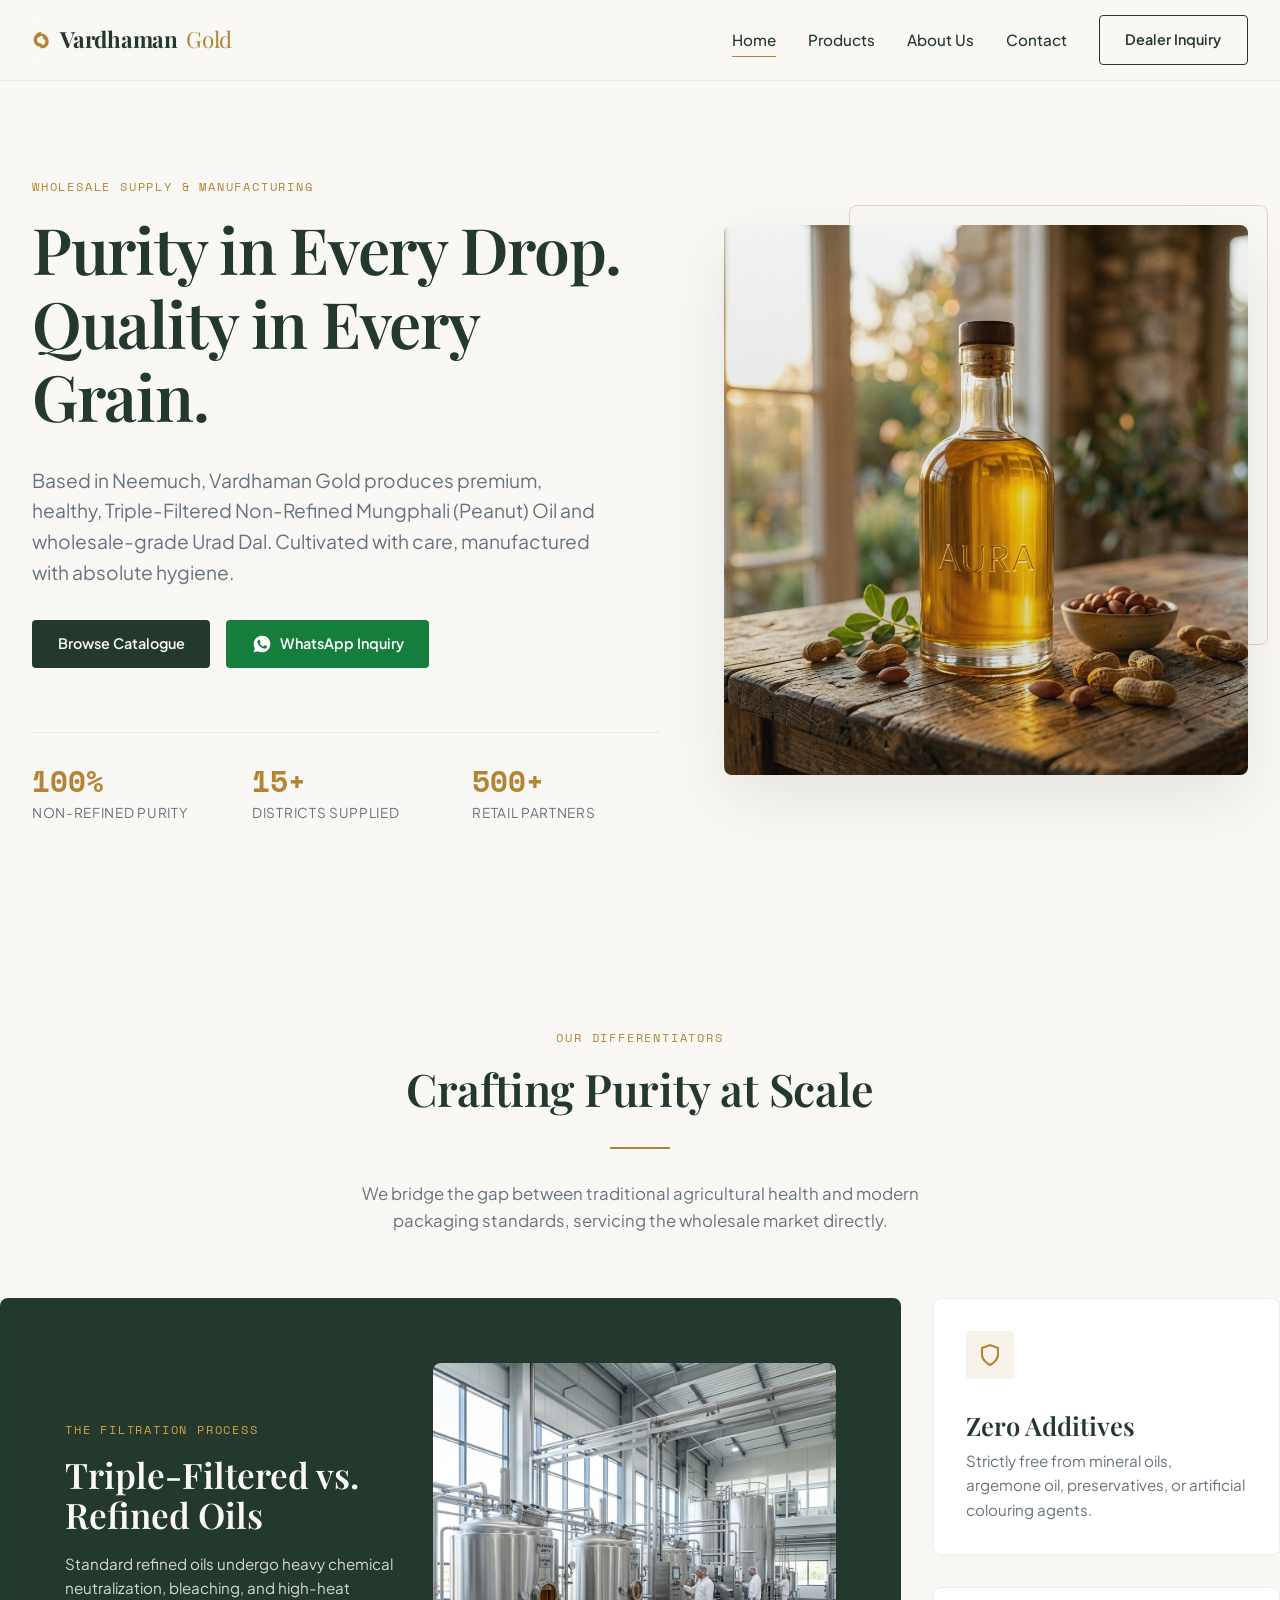
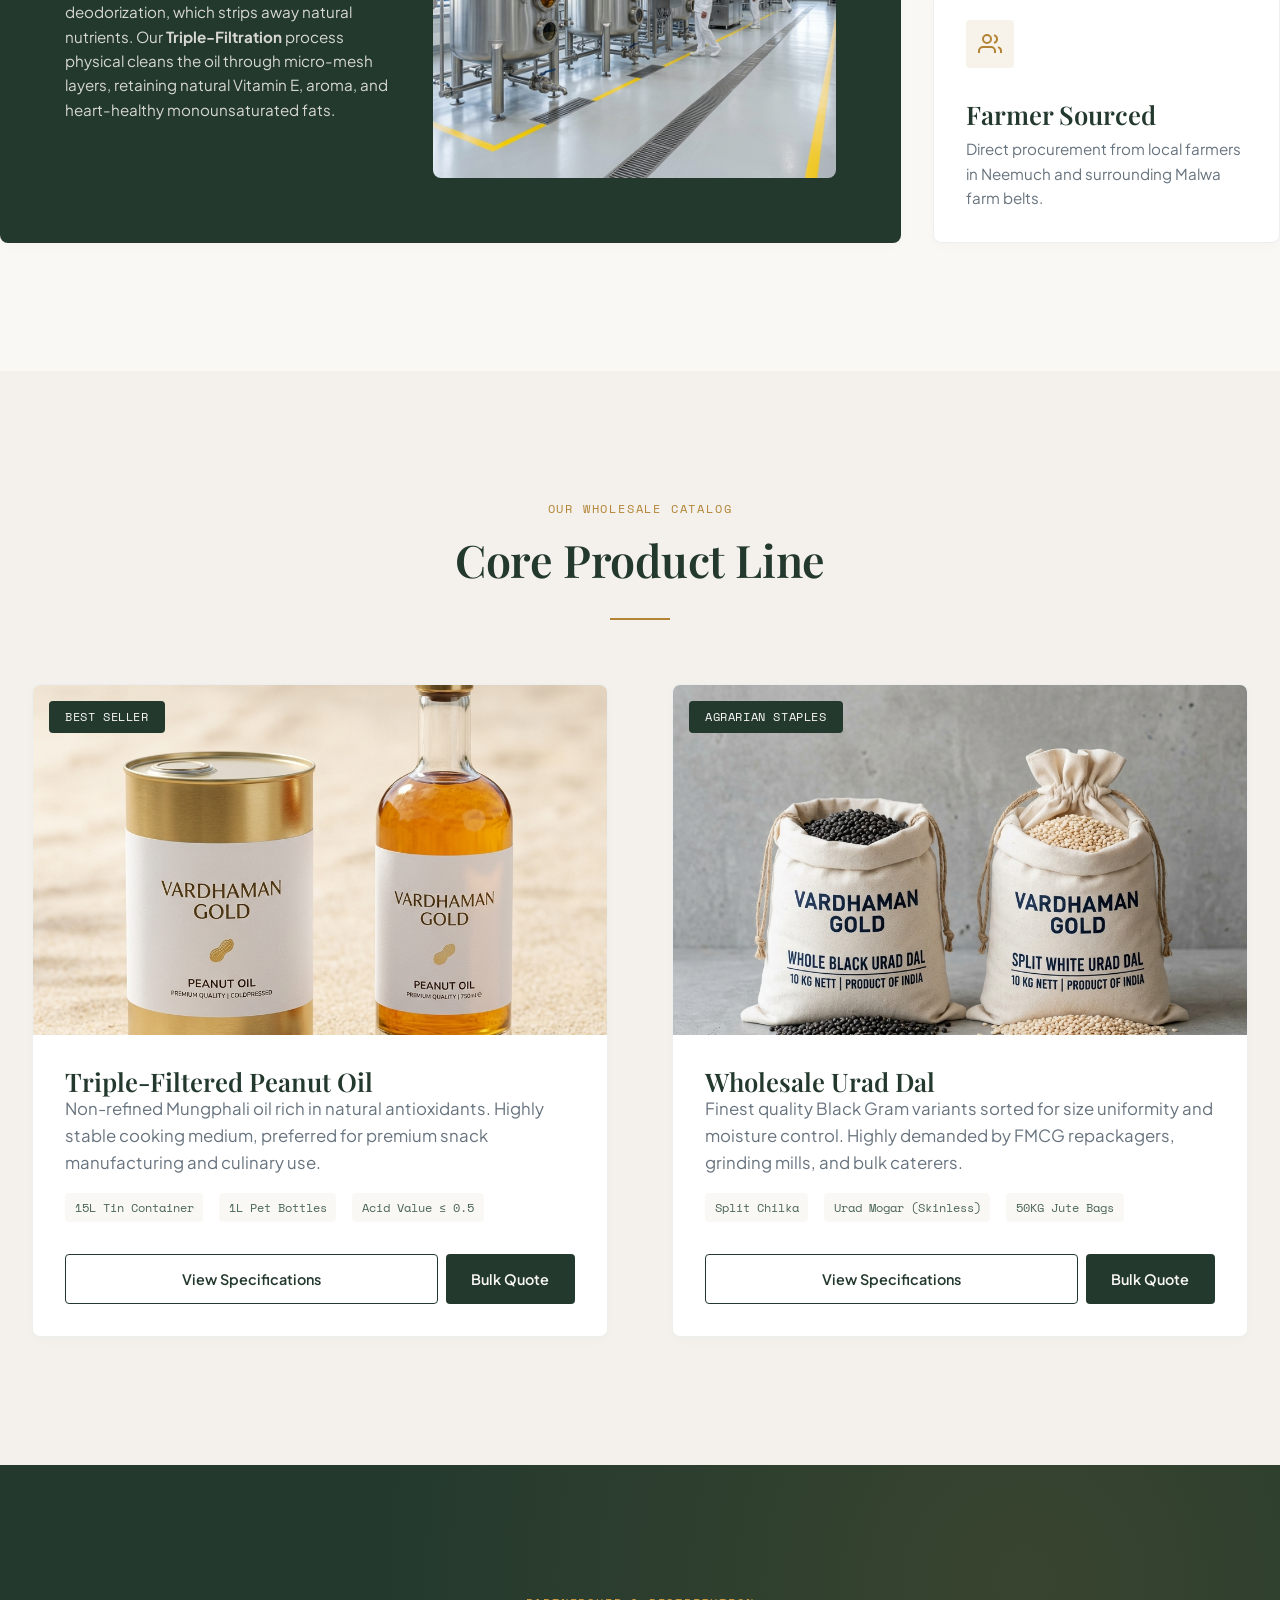
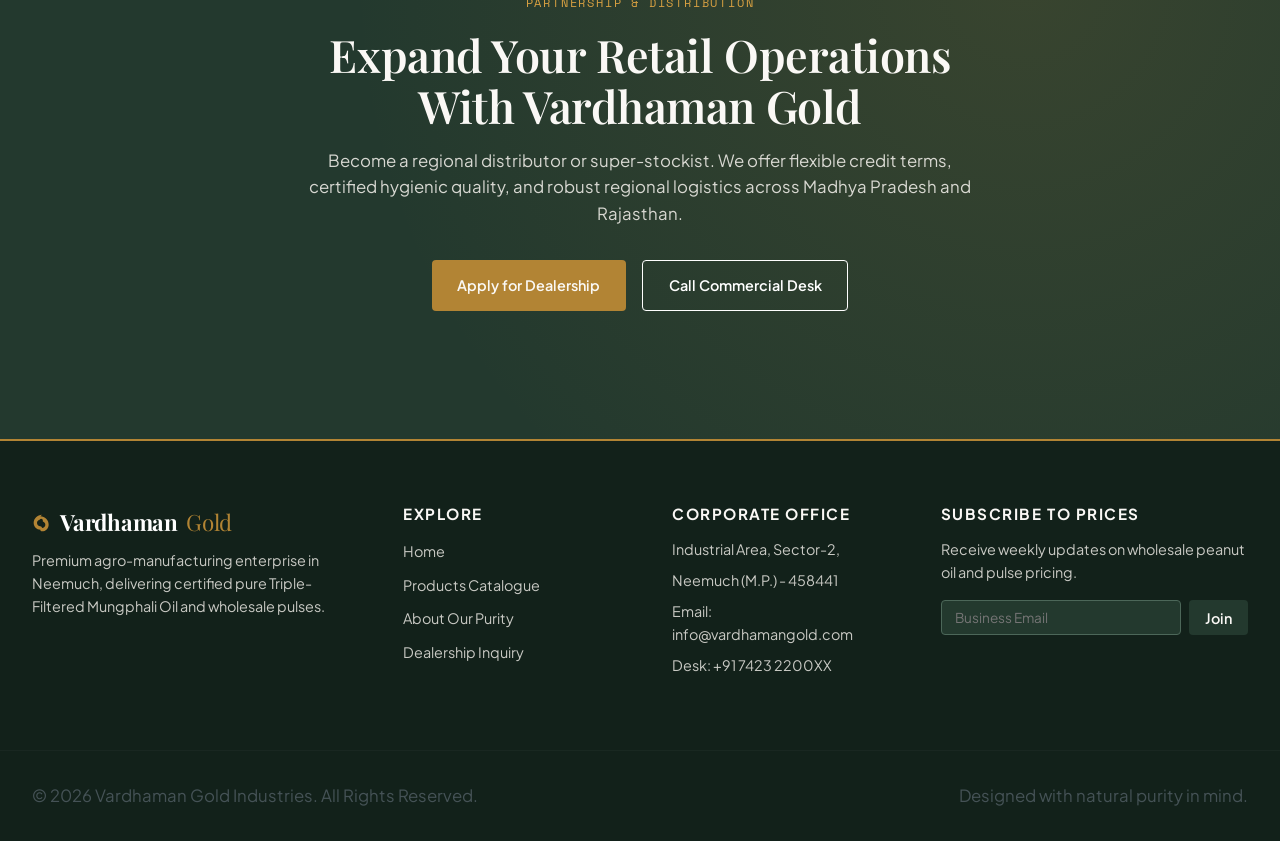
<file: VG-Website Demo green/index.html>
<!DOCTYPE html>
<html lang="en">
<head>
  <meta charset="UTF-8">
  <meta name="viewport" content="width=device-width, initial-scale=1.0">
  <title>Vardhaman Gold | Premium Wholesale Peanut Oil & Pulses</title>
  <meta name="description" content="Wholesale manufacturers of Triple-Filtered Non-Refined Peanut (Mungphali) Oil and wholesale Urad Dal. Delivering premium quality from Neemuch, Madhya Pradesh.">
  <link rel="stylesheet" href="style.css">
</head>
<body>

  <!-- Navigation -->
  <header class="header-nav">
    <div class="container nav-container">
      <a href="index.html" class="logo" id="logoLink">
        <svg class="logo-leaf" viewBox="0 0 24 24">
          <path d="M12 2C6.48 2 2 6.48 2 12c0 4.42 3.58 8 8 8 1.1 0 2-.9 2-2s-.9-2-2-2c-2.21 0-4-1.79-4-4 0-1.86 1.28-3.41 3-3.86V9c0-1.1.9-2 2-2s2 .9 2 2v1.14c1.72.45 3 2 3 3.86 0 2.21-1.79 4-4 4-1.1 0-2 .9-2 2s.9 2 2 2c4.42 0 8-3.58 8-8 0-5.52-4.48-10-10-10z"/>
        </svg>
        Vardhaman<span>Gold</span>
      </a>
      <ul class="nav-links">
        <li><a href="index.html" class="nav-link active">Home</a></li>
        <li><a href="products.html" class="nav-link">Products</a></li>
        <li><a href="about.html" class="nav-link">About Us</a></li>
        <li><a href="contact.html" class="nav-link">Contact</a></li>
        <li><a href="contact.html" class="btn btn-outline">Dealer Inquiry</a></li>
      </ul>
      <button class="mobile-nav-toggle" aria-label="Toggle Navigation">
        <span></span>
        <span></span>
        <span></span>
      </button>
    </div>
  </header>

  <!-- Hero Section -->
  <section class="hero-section">
    <div class="container hero-grid">
      <div class="hero-content fade-in-up">
        <span class="mono-tag">Wholesale Supply & Manufacturing</span>
        <h1>Purity in Every Drop. Quality in Every Grain.</h1>
        <p class="hero-description">
          Based in Neemuch, Vardhaman Gold produces premium, healthy, Triple-Filtered Non-Refined Mungphali (Peanut) Oil and wholesale-grade Urad Dal. Cultivated with care, manufactured with absolute hygiene.
        </p>
        <div class="hero-ctas">
          <a href="products.html" class="btn btn-primary">Browse Catalogue</a>
          <a href="https://wa.me/919999999999?text=Hello,%20I'm%20interested%20in%20wholesale%20pricing%20for%20Vardhaman%20Gold%20products." target="_blank" class="btn btn-whatsapp">
            <svg width="20" height="20" viewBox="0 0 24 24" fill="currentColor">
              <path d="M12.012 2c-5.506 0-9.989 4.478-9.99 9.984a9.96 9.96 0 0 0 1.335 4.978L2 22l5.177-1.356a9.946 9.946 0 0 0 4.83 1.254h.005c5.507 0 9.99-4.478 9.99-9.985 0-2.67-1.037-5.18-2.92-7.062C17.201 3.037 14.689 2 12.012 2zm5.72 14.159c-.252.712-1.461 1.306-2.014 1.386-.502.072-1.154.126-3.351-.786-2.809-1.166-4.607-4.015-4.747-4.202-.14-.188-1.147-1.528-1.147-2.914 0-1.386.724-2.066.981-2.336.258-.27.561-.337.747-.337.187 0 .374.001.537.009.168.008.393-.063.618.478.225.541.767 1.872.832 2.007.066.135.11.293.02.473-.09.18-.135.293-.27.45-.135.158-.283.352-.405.473-.135.135-.276.282-.12.551.157.27.697 1.147 1.493 1.857.102.091.198.175.283.251 1.028.92 1.884 1.205 2.155 1.34.27.135.43.112.592-.075.162-.187.702-.818.89-1.097.186-.279.373-.234.629-.14.256.094 1.624.766 1.905.906.28.14.467.21.537.33.07.12.07.693-.182 1.405z"/>
            </svg>
            WhatsApp Inquiry
          </a>
        </div>
        
        <div class="hero-metrics">
          <div class="metric-item">
            <h4>100%</h4>
            <p>Non-Refined Purity</p>
          </div>
          <div class="metric-item">
            <h4>15+</h4>
            <p>Districts Supplied</p>
          </div>
          <div class="metric-item">
            <h4>500+</h4>
            <p>Retail Partners</p>
          </div>
        </div>
      </div>
      
      <div class="hero-image-wrapper fade-in-up">
        <div class="hero-image-container">
          <img src="assets/images/hero.png" alt="Premium Vardhaman Gold Peanut Oil Bottle">
        </div>
        <div class="hero-decorative-frame"></div>
      </div>
    </div>
  </section>

  <!-- Core Differentiators (Bento Grid) -->
  <section class="section-spacing container">
    <div class="text-center fade-in-up">
      <span class="mono-tag">Our Differentiators</span>
      <h2>Crafting Purity at Scale</h2>
      <div class="divider"></div>
      <p style="max-width: 600px; margin: 0 auto;">
        We bridge the gap between traditional agricultural health and modern packaging standards, servicing the wholesale market directly.
      </p>
    </div>

    <div class="bento-grid stagger-parent">
      
      <div class="bento-card large">
        <div>
          <span class="mono-tag" style="color: var(--clr-primary-light);">The Filtration Process</span>
          <h3>Triple-Filtered vs. Refined Oils</h3>
          <p>
            Standard refined oils undergo heavy chemical neutralization, bleaching, and high-heat deodorization, which strips away natural nutrients. Our <strong>Triple-Filtration</strong> process physical cleans the oil through micro-mesh layers, retaining natural Vitamin E, aroma, and heart-healthy monounsaturated fats.
          </p>
        </div>
        <div style="border-radius: var(--radius-md); overflow: hidden; height: 100%;">
          <img src="assets/images/factory.png" alt="Modern Filtration Plant" style="width: 100%; height: 100%; object-fit: cover;">
        </div>
      </div>

      <div class="bento-card">
        <div>
          <div class="bento-icon">
            <svg width="24" height="24" viewBox="0 0 24 24" fill="none" stroke="currentColor" stroke-width="2">
              <path d="M12 22s8-4 8-10V5l-8-3-8 3v7c0 6 8 10 8 10z"/>
            </svg>
          </div>
          <h3>Zero Additives</h3>
          <p>Strictly free from mineral oils, argemone oil, preservatives, or artificial colouring agents.</p>
        </div>
      </div>

      <div class="bento-card">
        <div>
          <div class="bento-icon">
            <svg width="24" height="24" viewBox="0 0 24 24" fill="none" stroke="currentColor" stroke-width="2">
              <path d="M17 21v-2a4 4 0 0 0-4-4H5a4 4 0 0 0-4 4v2"/>
              <circle cx="9" cy="7" r="4"/>
              <path d="M23 21v-2a4 4 0 0 0-3-3.87"/>
              <path d="M16 3.13a4 4 0 0 1 0 7.75"/>
            </svg>
          </div>
          <h3>Farmer Sourced</h3>
          <p>Direct procurement from local farmers in Neemuch and surrounding Malwa farm belts.</p>
        </div>
      </div>

    </div>
  </section>

  <!-- Product Categories Section -->
  <section class="section-spacing" style="background-color: var(--clr-bg-card);">
    <div class="container">
      <div class="text-center fade-in-up">
        <span class="mono-tag">Our Wholesale Catalog</span>
        <h2>Core Product Line</h2>
        <div class="divider"></div>
      </div>

      <div class="product-showcase-grid stagger-parent">
        
        <!-- Peanut Oil -->
        <div class="showcase-item">
          <div class="showcase-image">
            <img src="assets/images/peanut_oil.png" alt="Triple Filtered Peanut Oil Packaging">
            <span class="showcase-tag">Best Seller</span>
          </div>
          <div class="showcase-content">
            <div>
              <h3>Triple-Filtered Peanut Oil</h3>
              <p>Non-refined Mungphali oil rich in natural antioxidants. Highly stable cooking medium, preferred for premium snack manufacturing and culinary use.</p>
              <div class="showcase-specs">
                <span class="spec-badge">15L Tin Container</span>
                <span class="spec-badge">1L Pet Bottles</span>
                <span class="spec-badge">Acid Value ≤ 0.5</span>
              </div>
            </div>
            <div style="margin-top: var(--space-sm); display: flex; gap: var(--space-xs);">
              <a href="products.html" class="btn btn-outline" style="flex-grow: 1;">View Specifications</a>
              <a href="contact.html?product=peanut_oil" class="btn btn-primary">Bulk Quote</a>
            </div>
          </div>
        </div>

        <!-- Urad Dal -->
        <div class="showcase-item">
          <div class="showcase-image">
            <img src="assets/images/urad_dal.png" alt="Wholesale Pulses Urad Dal">
            <span class="showcase-tag">Agrarian Staples</span>
          </div>
          <div class="showcase-content">
            <div>
              <h3>Wholesale Urad Dal</h3>
              <p>Finest quality Black Gram variants sorted for size uniformity and moisture control. Highly demanded by FMCG repackagers, grinding mills, and bulk caterers.</p>
              <div class="showcase-specs">
                <span class="spec-badge">Split Chilka</span>
                <span class="spec-badge">Urad Mogar (Skinless)</span>
                <span class="spec-badge">50KG Jute Bags</span>
              </div>
            </div>
            <div style="margin-top: var(--space-sm); display: flex; gap: var(--space-xs);">
              <a href="products.html" class="btn btn-outline" style="flex-grow: 1;">View Specifications</a>
              <a href="contact.html?product=urad_dal" class="btn btn-primary">Bulk Quote</a>
            </div>
          </div>
        </div>

      </div>
    </div>
  </section>

  <!-- Lead Generation Banner -->
  <section class="section-spacing cta-banner text-center">
    <div class="container cta-banner-content fade-in-up">
      <span class="mono-tag" style="color: var(--clr-primary-light);">Partnership & Distribution</span>
      <h2>Expand Your Retail Operations With Vardhaman Gold</h2>
      <p>
        Become a regional distributor or super-stockist. We offer flexible credit terms, certified hygienic quality, and robust regional logistics across Madhya Pradesh and Rajasthan.
      </p>
      <div style="display: flex; gap: var(--space-sm); justify-content: center; flex-wrap: wrap;">
        <a href="contact.html" class="btn btn-primary" style="background-color: var(--clr-primary);">Apply for Dealership</a>
        <a href="tel:+919999999999" class="btn btn-outline" style="color: white; border-color: white;">Call Commercial Desk</a>
      </div>
    </div>
    <div class="cta-banner-bg"></div>
  </section>

  <!-- Footer -->
  <footer class="site-footer">
    <div class="container footer-grid">
      <div class="footer-column footer-about">
        <a href="index.html" class="logo" style="color: white; margin-bottom: var(--space-xs);">
          <svg class="logo-leaf" viewBox="0 0 24 24">
            <path d="M12 2C6.48 2 2 6.48 2 12c0 4.42 3.58 8 8 8 1.1 0 2-.9 2-2s-.9-2-2-2c-2.21 0-4-1.79-4-4 0-1.86 1.28-3.41 3-3.86V9c0-1.1.9-2 2-2s2 .9 2 2v1.14c1.72.45 3 2 3 3.86 0 2.21-1.79 4-4 4-1.1 0-2 .9-2 2s.9 2 2 2c4.42 0 8-3.58 8-8 0-5.52-4.48-10-10-10z"/>
          </svg>
          Vardhaman<span>Gold</span>
        </a>
        <p>
          Premium agro-manufacturing enterprise in Neemuch, delivering certified pure Triple-Filtered Mungphali Oil and wholesale pulses.
        </p>
      </div>
      <div class="footer-column">
        <h4>Explore</h4>
        <ul class="footer-links">
          <li><a href="index.html">Home</a></li>
          <li><a href="products.html">Products Catalogue</a></li>
          <li><a href="about.html">About Our Purity</a></li>
          <li><a href="contact.html">Dealership Inquiry</a></li>
        </ul>
      </div>
      <div class="footer-column">
        <h4>Corporate Office</h4>
        <ul class="footer-contact-info">
          <li>Industrial Area, Sector-2,</li>
          <li>Neemuch (M.P.) - 458441</li>
          <li>Email: info@vardhamangold.com</li>
          <li>Desk: +91 7423 2200XX</li>
        </ul>
      </div>
      <div class="footer-column footer-newsletter">
        <h4>Subscribe to Prices</h4>
        <p>Receive weekly updates on wholesale peanut oil and pulse pricing.</p>
        <form class="newsletter-form" onsubmit="event.preventDefault(); alert('Thank you for subscribing!');">
          <input type="email" placeholder="Business Email" required>
          <button type="submit" class="btn btn-primary">Join</button>
        </form>
      </div>
    </div>
    <div class="container footer-bottom">
      <p>&copy; 2026 Vardhaman Gold Industries. All Rights Reserved.</p>
      <p>Designed with natural purity in mind.</p>
    </div>
  </footer>

  <script src="script.js"></script>
</body>
</html>
</file>
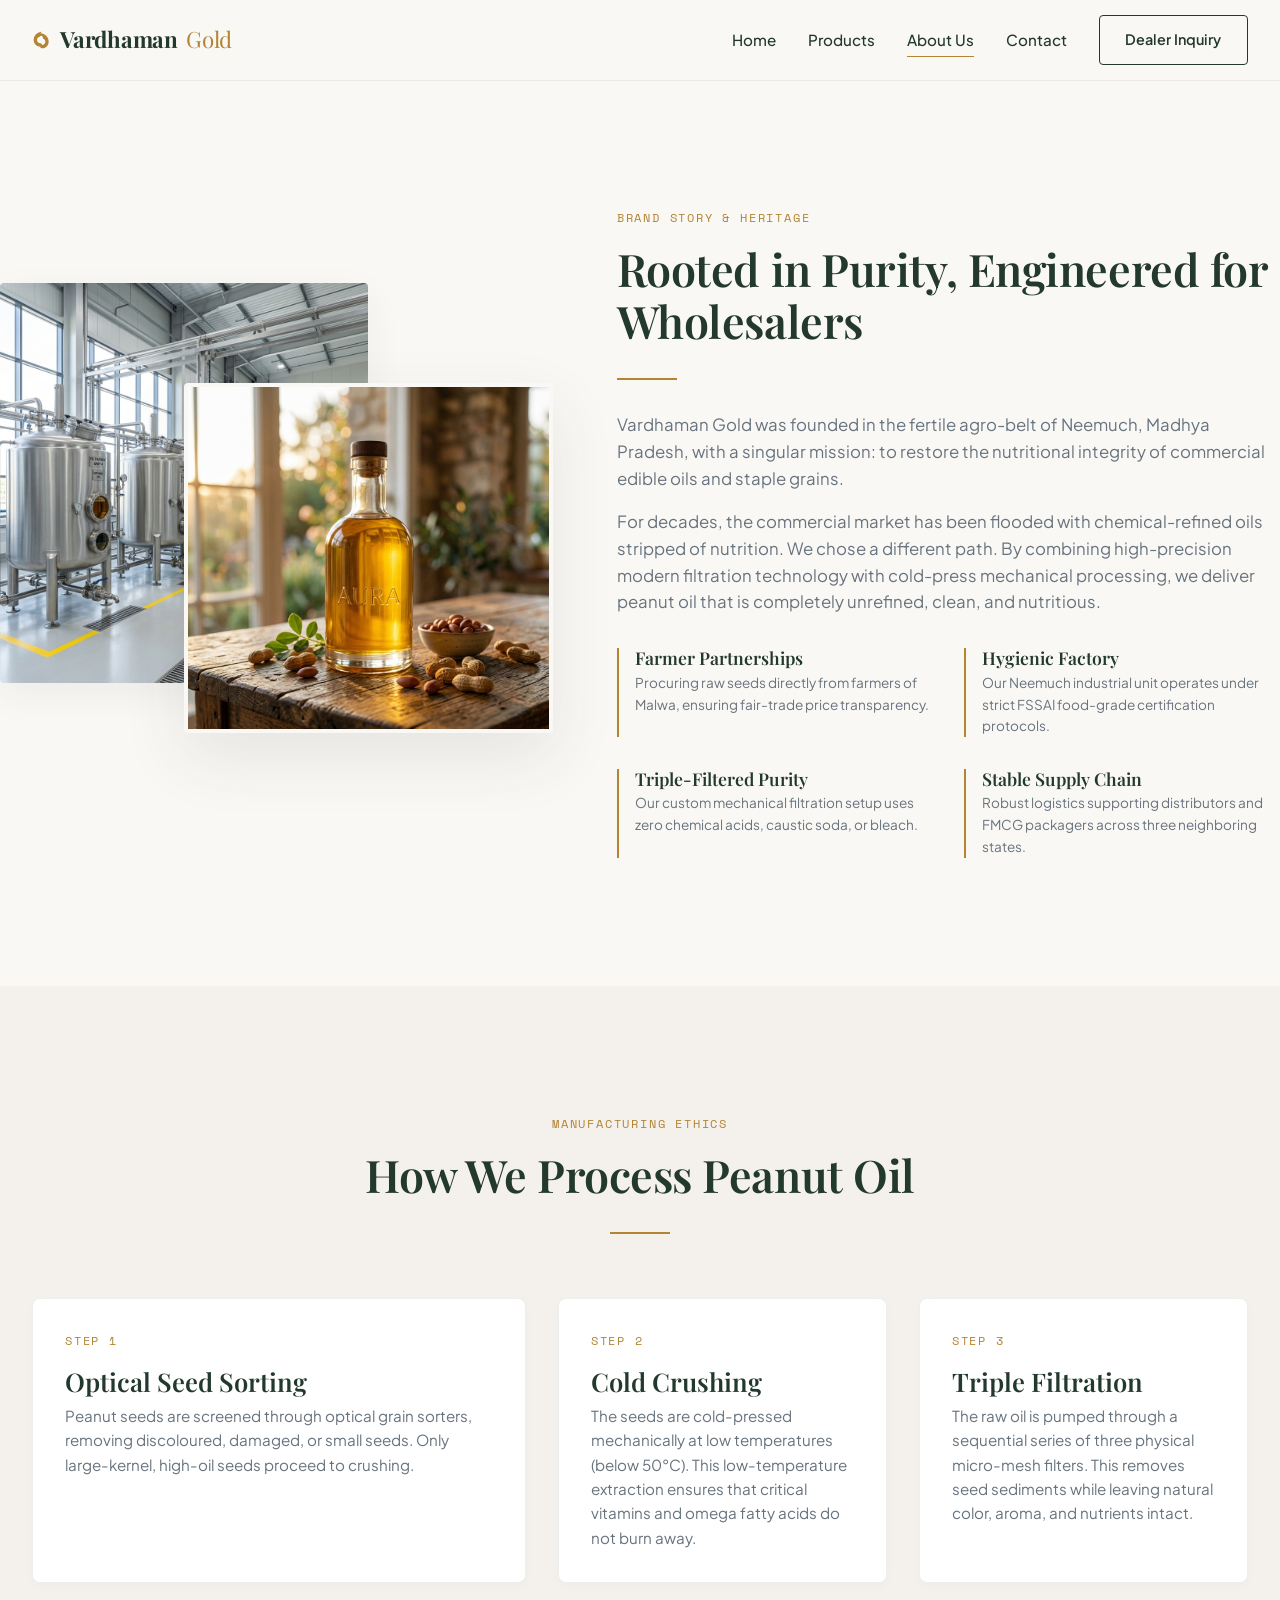
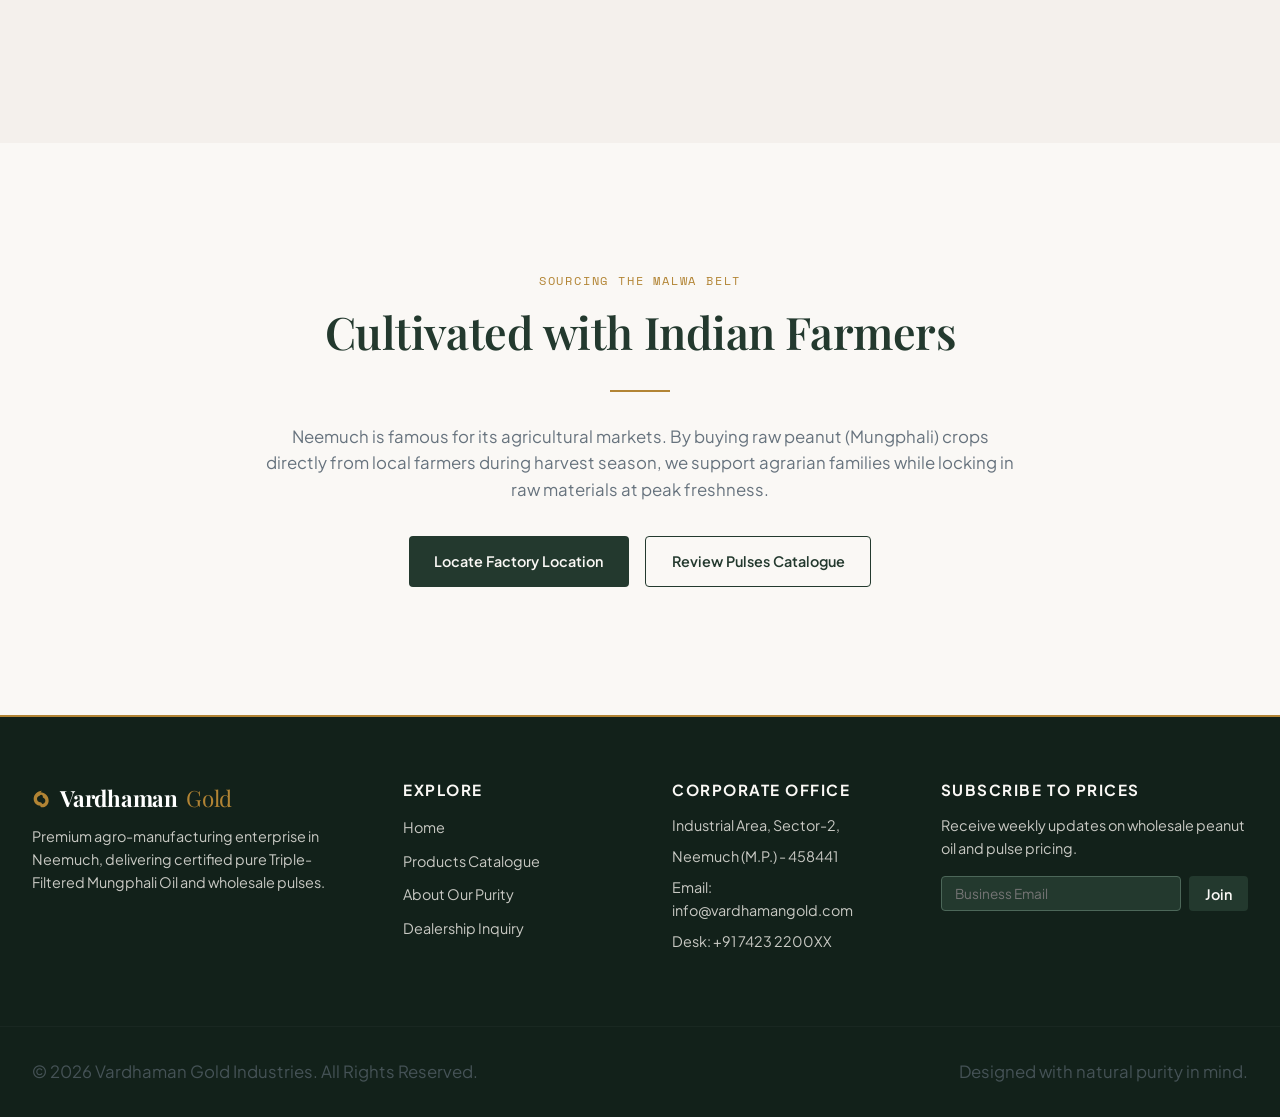
<file: VG-Website Demo green/about.html>
<!DOCTYPE html>
<html lang="en">
<head>
  <meta charset="UTF-8">
  <meta name="viewport" content="width=device-width, initial-scale=1.0">
  <title>About Our Purity | Vardhaman Gold</title>
  <meta name="description" content="Learn about Vardhaman Gold's history, local farmer partnerships in Neemuch, Malwa farming heritage, and our physical triple-filtration process.">
  <link rel="stylesheet" href="style.css">
</head>
<body>

  <!-- Navigation -->
  <header class="header-nav">
    <div class="container nav-container">
      <a href="index.html" class="logo" id="logoLink">
        <svg class="logo-leaf" viewBox="0 0 24 24">
          <path d="M12 2C6.48 2 2 6.48 2 12c0 4.42 3.58 8 8 8 1.1 0 2-.9 2-2s-.9-2-2-2c-2.21 0-4-1.79-4-4 0-1.86 1.28-3.41 3-3.86V9c0-1.1.9-2 2-2s2 .9 2 2v1.14c1.72.45 3 2 3 3.86 0 2.21-1.79 4-4 4-1.1 0-2 .9-2 2s.9 2 2 2c4.42 0 8-3.58 8-8 0-5.52-4.48-10-10-10z"/>
        </svg>
        Vardhaman<span>Gold</span>
      </a>
      <ul class="nav-links">
        <li><a href="index.html" class="nav-link">Home</a></li>
        <li><a href="products.html" class="nav-link">Products</a></li>
        <li><a href="about.html" class="nav-link active">About Us</a></li>
        <li><a href="contact.html" class="nav-link">Contact</a></li>
        <li><a href="contact.html" class="btn btn-outline">Dealer Inquiry</a></li>
      </ul>
      <button class="mobile-nav-toggle" aria-label="Toggle Navigation">
        <span></span>
        <span></span>
        <span></span>
      </button>
    </div>
  </header>

  <!-- About Us Editorial Layout -->
  <section class="section-spacing container" style="margin-top: 80px;">
    <div class="about-grid">
      
      <div class="about-editorial-images fade-in-up">
        <div class="editorial-img-1">
          <img src="assets/images/factory.png" alt="State of the art filtration machinery" style="width: 100%; height: 100%; object-fit: cover;">
        </div>
        <div class="editorial-img-2">
          <img src="assets/images/hero.png" alt="Pure Peanut Oil Raw Ingredients" style="width: 100%; height: 100%; object-fit: cover;">
        </div>
      </div>

      <div class="about-content fade-in-up">
        <span class="mono-tag">Brand Story & Heritage</span>
        <h2>Rooted in Purity, Engineered for Wholesalers</h2>
        <div class="divider-left"></div>
        <p style="margin-bottom: var(--space-sm);">
          Vardhaman Gold was founded in the fertile agro-belt of Neemuch, Madhya Pradesh, with a singular mission: to restore the nutritional integrity of commercial edible oils and staple grains. 
        </p>
        <p style="margin-bottom: var(--space-sm);">
          For decades, the commercial market has been flooded with chemical-refined oils stripped of nutrition. We chose a different path. By combining high-precision modern filtration technology with cold-press mechanical processing, we deliver peanut oil that is completely unrefined, clean, and nutritious.
        </p>
        
        <div class="highlights-list">
          <div class="highlight-item">
            <h4>Farmer Partnerships</h4>
            <p>Procuring raw seeds directly from farmers of Malwa, ensuring fair-trade price transparency.</p>
          </div>
          <div class="highlight-item">
            <h4>Hygienic Factory</h4>
            <p>Our Neemuch industrial unit operates under strict FSSAI food-grade certification protocols.</p>
          </div>
          <div class="highlight-item">
            <h4>Triple-Filtered Purity</h4>
            <p>Our custom mechanical filtration setup uses zero chemical acids, caustic soda, or bleach.</p>
          </div>
          <div class="highlight-item">
            <h4>Stable Supply Chain</h4>
            <p>Robust logistics supporting distributors and FMCG packagers across three neighboring states.</p>
          </div>
        </div>
      </div>

    </div>
  </section>

  <!-- Core Values / Detail Section -->
  <section class="section-spacing" style="background-color: var(--clr-bg-card);">
    <div class="container">
      <div class="text-center fade-in-up" style="margin-bottom: var(--space-lg);">
        <span class="mono-tag">Manufacturing Ethics</span>
        <h2>How We Process Peanut Oil</h2>
        <div class="divider"></div>
      </div>

      <div class="bento-grid stagger-parent">
        
        <div class="bento-card">
          <div>
            <span class="mono-tag">Step 1</span>
            <h3>Optical Seed Sorting</h3>
            <p>Peanut seeds are screened through optical grain sorters, removing discoloured, damaged, or small seeds. Only large-kernel, high-oil seeds proceed to crushing.</p>
          </div>
        </div>

        <div class="bento-card">
          <div>
            <span class="mono-tag">Step 2</span>
            <h3>Cold Crushing</h3>
            <p>The seeds are cold-pressed mechanically at low temperatures (below 50°C). This low-temperature extraction ensures that critical vitamins and omega fatty acids do not burn away.</p>
          </div>
        </div>

        <div class="bento-card">
          <div>
            <span class="mono-tag">Step 3</span>
            <h3>Triple Filtration</h3>
            <p>The raw oil is pumped through a sequential series of three physical micro-mesh filters. This removes seed sediments while leaving natural color, aroma, and nutrients intact.</p>
          </div>
        </div>

      </div>
    </div>
  </section>

  <!-- Agrarian Partnership Banner -->
  <section class="section-spacing container text-center">
    <div class="fade-in-up" style="max-width: 750px; margin: 0 auto;">
      <span class="mono-tag">Sourcing the Malwa Belt</span>
      <h2>Cultivated with Indian Farmers</h2>
      <div class="divider"></div>
      <p style="margin-bottom: var(--space-md);">
        Neemuch is famous for its agricultural markets. By buying raw peanut (Mungphali) crops directly from local farmers during harvest season, we support agrarian families while locking in raw materials at peak freshness.
      </p>
      <div style="display: flex; gap: var(--space-sm); justify-content: center; flex-wrap: wrap;">
        <a href="contact.html" class="btn btn-primary">Locate Factory Location</a>
        <a href="products.html" class="btn btn-outline">Review Pulses Catalogue</a>
      </div>
    </div>
  </section>

  <!-- Footer -->
  <footer class="site-footer">
    <div class="container footer-grid">
      <div class="footer-column footer-about">
        <a href="index.html" class="logo" style="color: white; margin-bottom: var(--space-xs);">
          <svg class="logo-leaf" viewBox="0 0 24 24">
            <path d="M12 2C6.48 2 2 6.48 2 12c0 4.42 3.58 8 8 8 1.1 0 2-.9 2-2s-.9-2-2-2c-2.21 0-4-1.79-4-4 0-1.86 1.28-3.41 3-3.86V9c0-1.1.9-2 2-2s2 .9 2 2v1.14c1.72.45 3 2 3 3.86 0 2.21-1.79 4-4 4-1.1 0-2 .9-2 2s.9 2 2 2c4.42 0 8-3.58 8-8 0-5.52-4.48-10-10-10z"/>
          </svg>
          Vardhaman<span>Gold</span>
        </a>
        <p>
          Premium agro-manufacturing enterprise in Neemuch, delivering certified pure Triple-Filtered Mungphali Oil and wholesale pulses.
        </p>
      </div>
      <div class="footer-column">
        <h4>Explore</h4>
        <ul class="footer-links">
          <li><a href="index.html">Home</a></li>
          <li><a href="products.html">Products Catalogue</a></li>
          <li><a href="about.html">About Our Purity</a></li>
          <li><a href="contact.html">Dealership Inquiry</a></li>
        </ul>
      </div>
      <div class="footer-column">
        <h4>Corporate Office</h4>
        <ul class="footer-contact-info">
          <li>Industrial Area, Sector-2,</li>
          <li>Neemuch (M.P.) - 458441</li>
          <li>Email: info@vardhamangold.com</li>
          <li>Desk: +91 7423 2200XX</li>
        </ul>
      </div>
      <div class="footer-column footer-newsletter">
        <h4>Subscribe to Prices</h4>
        <p>Receive weekly updates on wholesale peanut oil and pulse pricing.</p>
        <form class="newsletter-form" onsubmit="event.preventDefault(); alert('Thank you for subscribing!');">
          <input type="email" placeholder="Business Email" required>
          <button type="submit" class="btn btn-primary">Join</button>
        </form>
      </div>
    </div>
    <div class="container footer-bottom">
      <p>&copy; 2026 Vardhaman Gold Industries. All Rights Reserved.</p>
      <p>Designed with natural purity in mind.</p>
    </div>
  </footer>

  <script src="script.js"></script>
</body>
</html>
</file>
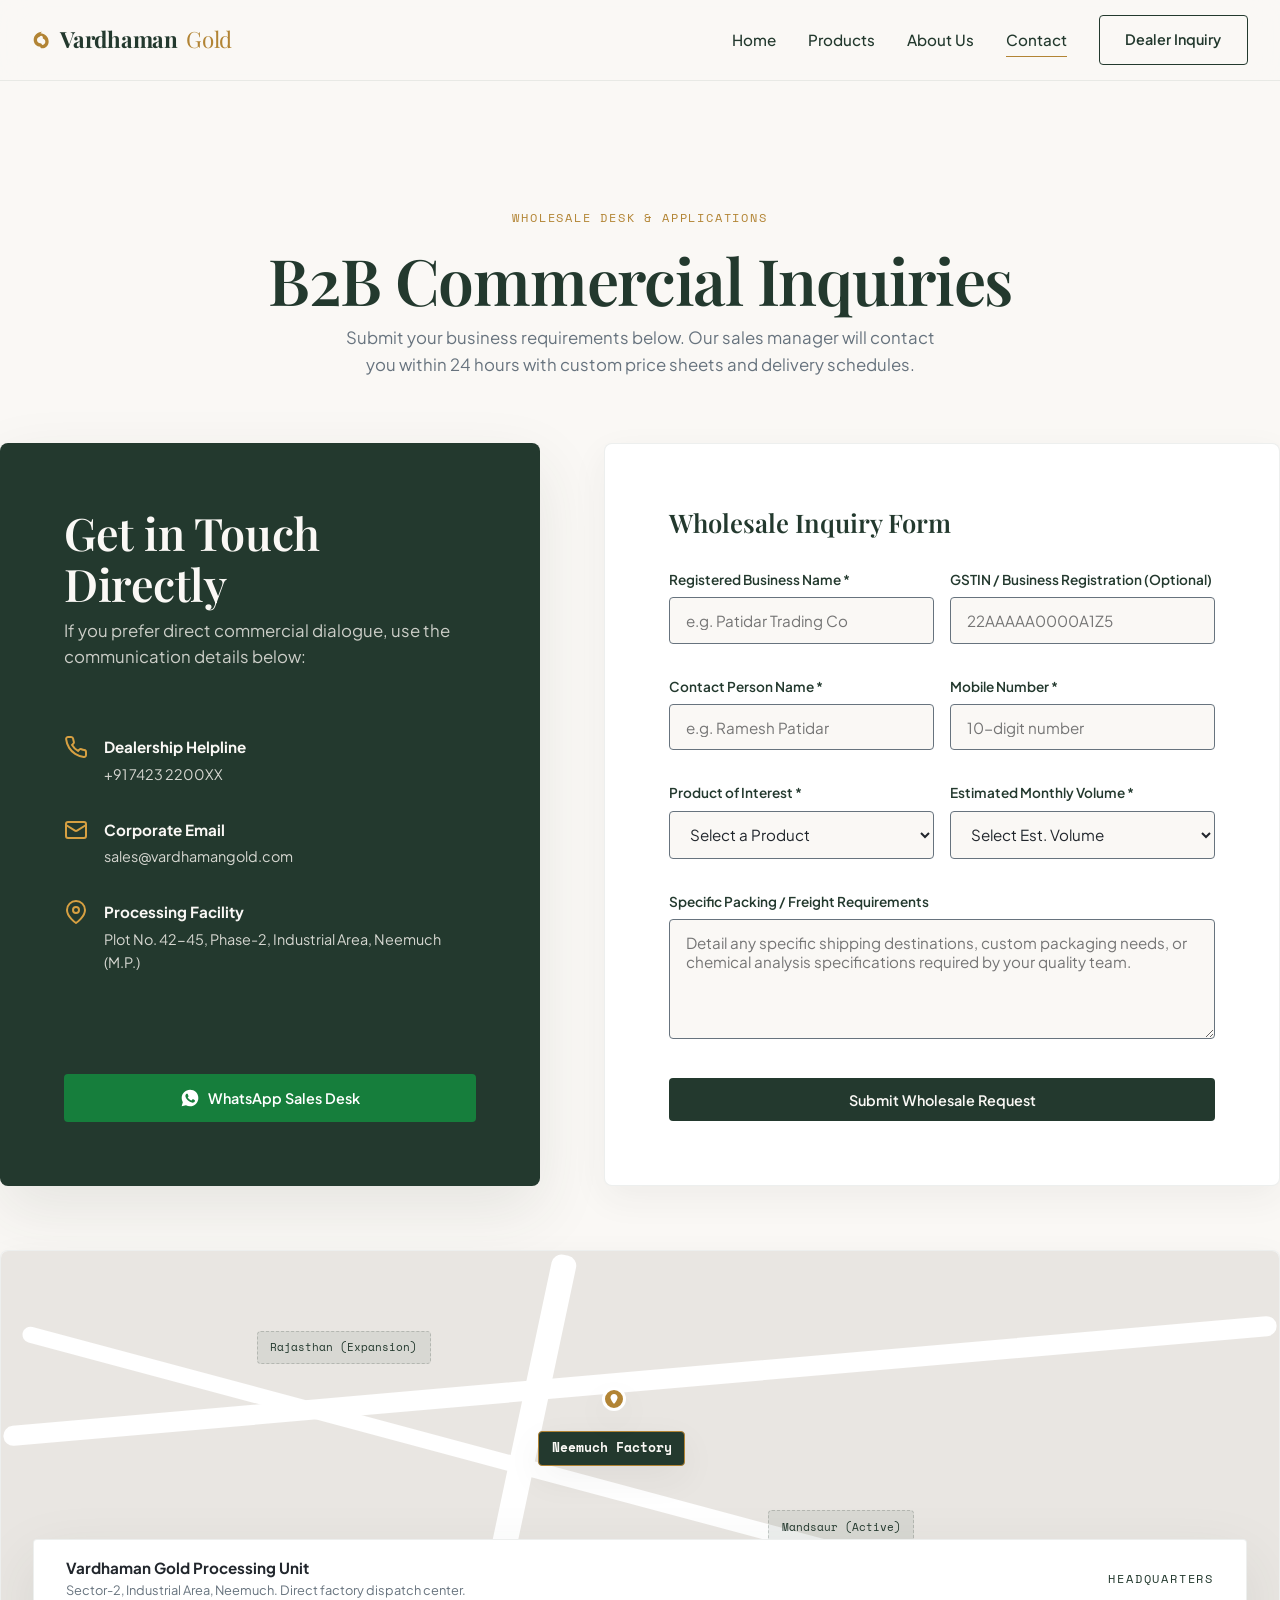
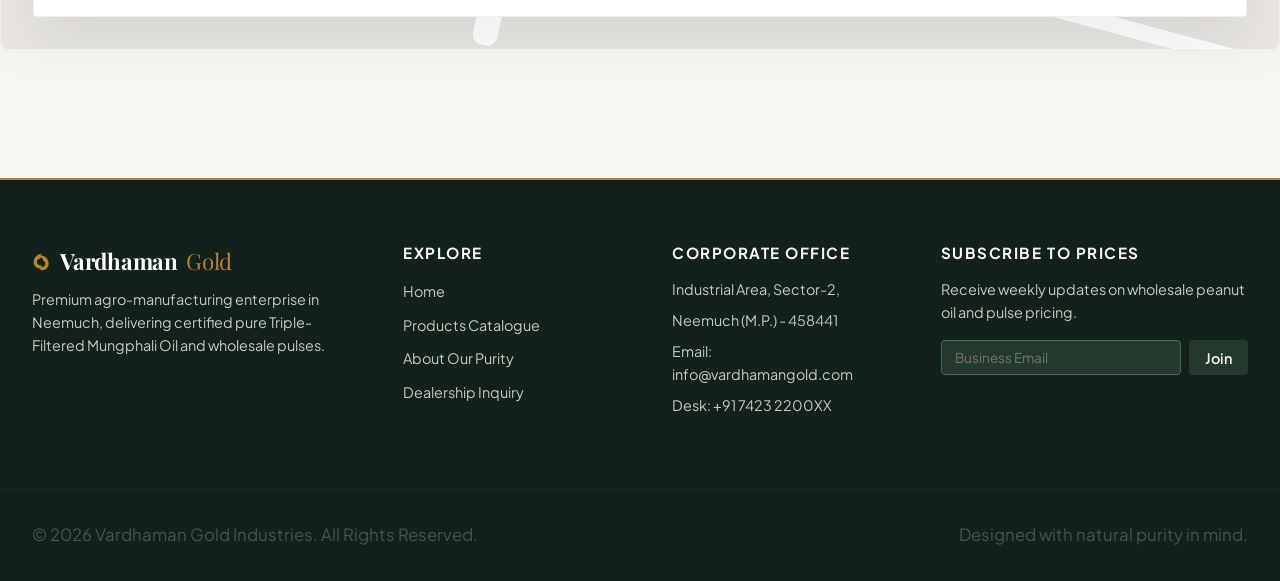
<file: VG-Website Demo green/contact.html>
<!DOCTYPE html>
<html lang="en">
<head>
  <meta charset="UTF-8">
  <meta name="viewport" content="width=device-width, initial-scale=1.0">
  <title>Contact & Commercial Desk | Vardhaman Gold</title>
  <meta name="description" content="Inquire about wholesale dealership and distributorship applications. Detailed bulk order form and factory location in Neemuch.">
  <link rel="stylesheet" href="style.css">
</head>
<body>

  <!-- Navigation -->
  <header class="header-nav">
    <div class="container nav-container">
      <a href="index.html" class="logo" id="logoLink">
        <svg class="logo-leaf" viewBox="0 0 24 24">
          <path d="M12 2C6.48 2 2 6.48 2 12c0 4.42 3.58 8 8 8 1.1 0 2-.9 2-2s-.9-2-2-2c-2.21 0-4-1.79-4-4 0-1.86 1.28-3.41 3-3.86V9c0-1.1.9-2 2-2s2 .9 2 2v1.14c1.72.45 3 2 3 3.86 0 2.21-1.79 4-4 4-1.1 0-2 .9-2 2s.9 2 2 2c4.42 0 8-3.58 8-8 0-5.52-4.48-10-10-10z"/>
        </svg>
        Vardhaman<span>Gold</span>
      </a>
      <ul class="nav-links">
        <li><a href="index.html" class="nav-link">Home</a></li>
        <li><a href="products.html" class="nav-link">Products</a></li>
        <li><a href="about.html" class="nav-link">About Us</a></li>
        <li><a href="contact.html" class="nav-link active">Contact</a></li>
        <li><a href="contact.html" class="btn btn-outline">Dealer Inquiry</a></li>
      </ul>
      <button class="mobile-nav-toggle" aria-label="Toggle Navigation">
        <span></span>
        <span></span>
        <span></span>
      </button>
    </div>
  </header>

  <!-- Contact & Form Section -->
  <section class="section-spacing container" style="margin-top: 80px;">
    
    <div class="text-center fade-in-up" style="margin-bottom: var(--space-lg);">
      <span class="mono-tag">Wholesale Desk & Applications</span>
      <h1>B2B Commercial Inquiries</h1>
      <p style="max-width: 600px; margin: var(--space-xs) auto 0 auto; color: var(--clr-text-muted);">
        Submit your business requirements below. Our sales manager will contact you within 24 hours with custom price sheets and delivery schedules.
      </p>
    </div>

    <div class="contact-grid">
      
      <!-- Contact Info Card -->
      <div class="contact-info-panel fade-in-up">
        <div>
          <h2>Get in Touch Directly</h2>
          <p style="color: var(--clr-text-light); opacity: 0.8; margin-top: var(--space-xs);">
            If you prefer direct commercial dialogue, use the communication details below:
          </p>
          
          <div class="contact-details">
            <div class="detail-item">
              <div class="detail-icon">
                <svg width="24" height="24" viewBox="0 0 24 24" fill="none" stroke="currentColor" stroke-width="2">
                  <path d="M22 16.92v3a2 2 0 0 1-2.18 2 19.79 19.79 0 0 1-8.63-3.07 19.5 19.5 0 0 1-6-6 19.79 19.79 0 0 1-3.07-8.67A2 2 0 0 1 4.11 2h3a2 2 0 0 1 2 1.72 12.84 12.84 0 0 0 .7 2.81 2 2 0 0 1-.45 2.11L8.09 9.91a16 16 0 0 0 6 6l1.27-1.27a2 2 0 0 1 2.11-.45 12.84 12.84 0 0 0 2.81.7A2 2 0 0 1 22 16.92z"/>
                </svg>
              </div>
              <div class="detail-content">
                <h5>Dealership Helpline</h5>
                <p>+91 7423 2200XX</p>
              </div>
            </div>

            <div class="detail-item">
              <div class="detail-icon">
                <svg width="24" height="24" viewBox="0 0 24 24" fill="none" stroke="currentColor" stroke-width="2">
                  <rect x="2" y="4" width="20" height="16" rx="2"/>
                  <path d="m22 7-8.97 5.7a1.94 1.94 0 0 1-2.06 0L2 7"/>
                </svg>
              </div>
              <div class="detail-content">
                <h5>Corporate Email</h5>
                <p>sales@vardhamangold.com</p>
              </div>
            </div>

            <div class="detail-item">
              <div class="detail-icon">
                <svg width="24" height="24" viewBox="0 0 24 24" fill="none" stroke="currentColor" stroke-width="2">
                  <path d="M21 10c0 7-9 13-9 13s-9-6-9-13a9 9 0 0 1 18 0z"/>
                  <circle cx="12" cy="10" r="3"/>
                </svg>
              </div>
              <div class="detail-content">
                <h5>Processing Facility</h5>
                <p>Plot No. 42-45, Phase-2, Industrial Area, Neemuch (M.P.)</p>
              </div>
            </div>
          </div>
        </div>

        <div>
          <a href="https://wa.me/919999999999?text=Hello,%20I'm%20interested%20in%20becoming%20a%20distributor%20for%20Vardhaman%20Gold%20products." target="_blank" class="btn btn-whatsapp" style="width: 100%;">
            <svg width="20" height="20" viewBox="0 0 24 24" fill="currentColor">
              <path d="M12.012 2c-5.506 0-9.989 4.478-9.99 9.984a9.96 9.96 0 0 0 1.335 4.978L2 22l5.177-1.356a9.946 9.946 0 0 0 4.83 1.254h.005c5.507 0 9.99-4.478 9.99-9.985 0-2.67-1.037-5.18-2.92-7.062C17.201 3.037 14.689 2 12.012 2zm5.72 14.159c-.252.712-1.461 1.306-2.014 1.386-.502.072-1.154.126-3.351-.786-2.809-1.166-4.607-4.015-4.747-4.202-.14-.188-1.147-1.528-1.147-2.914 0-1.386.724-2.066.981-2.336.258-.27.561-.337.747-.337.187 0 .374.001.537.009.168.008.393-.063.618.478.225.541.767 1.872.832 2.007.066.135.11.293.02.473-.09.18-.135.293-.27.45-.135.158-.283.352-.405.473-.135.135-.276.282-.12.551.157.27.697 1.147 1.493 1.857.102.091.198.175.283.251 1.028.92 1.884 1.205 2.155 1.34.27.135.43.112.592-.075.162-.187.702-.818.89-1.097.186-.279.373-.234.629-.14.256.094 1.624.766 1.905.906.28.14.467.21.537.33.07.12.07.693-.182 1.405z"/>
            </svg>
            WhatsApp Sales Desk
          </a>
        </div>
      </div>

      <!-- Inquiry Form -->
      <form class="inquiry-form fade-in-up" id="bulkInquiryForm">
        <h3 class="form-title">Wholesale Inquiry Form</h3>
        
        <div class="form-grid">
          <div class="form-group">
            <label class="form-label" for="businessName">Registered Business Name *</label>
            <input type="text" class="form-control" id="businessName" placeholder="e.g. Patidar Trading Co" required>
          </div>

          <div class="form-group">
            <label class="form-label" for="gstNumber">GSTIN / Business Registration (Optional)</label>
            <input type="text" class="form-control" id="gstNumber" placeholder="22AAAAA0000A1Z5">
          </div>

          <div class="form-group">
            <label class="form-label" for="contactName">Contact Person Name *</label>
            <input type="text" class="form-control" id="contactName" placeholder="e.g. Ramesh Patidar" required>
          </div>

          <div class="form-group">
            <label class="form-label" for="contactPhone">Mobile Number *</label>
            <input type="tel" class="form-control" id="contactPhone" placeholder="10-digit number" required>
          </div>

          <div class="form-group">
            <label class="form-label" for="productInterest">Product of Interest *</label>
            <select class="form-control" id="productInterest" required>
              <option value="">Select a Product</option>
              <option value="oil_15l">Triple-Filtered Peanut Oil (15L Tin)</option>
              <option value="oil_5l">Triple-Filtered Peanut Oil (5L Can)</option>
              <option value="oil_1l">Triple-Filtered Peanut Oil (1L Bottle)</option>
              <option value="urad_whole">Urad Sabut (Whole Black Gram)</option>
              <option value="urad_chilka">Urad Chilka (Split Black Gram)</option>
              <option value="urad_mogar">Urad Mogar (Skinless split)</option>
            </select>
          </div>

          <div class="form-group">
            <label class="form-label" for="estVolume">Estimated Monthly Volume *</label>
            <select class="form-control" id="estVolume" required>
              <option value="">Select Est. Volume</option>
              <option value="trial">&lt; 1 Metric Ton (Trial Order)</option>
              <option value="small">1 - 5 Metric Tons</option>
              <option value="medium">5 - 15 Metric Tons</option>
              <option value="large">15+ Metric Tons (FMCG bulk)</option>
            </select>
          </div>

          <div class="form-group full-width">
            <label class="form-label" for="inquiryMessage">Specific Packing / Freight Requirements</label>
            <textarea class="form-control" id="inquiryMessage" placeholder="Detail any specific shipping destinations, custom packaging needs, or chemical analysis specifications required by your quality team."></textarea>
          </div>
        </div>

        <button type="submit" class="btn btn-primary" style="width: 100%; margin-top: var(--space-sm);">Submit Wholesale Request</button>
      </form>

    </div>

    <!-- Interactive Supply Map Mockup -->
    <div class="map-mockup fade-in-up">
      <div class="map-placeholder">
        <div class="map-bg-grid"></div>
        <div class="map-road road-1"></div>
        <div class="map-road road-2"></div>
        <div class="map-road road-3"></div>
        
        <!-- Districts Toggles / Markers -->
        <div class="map-district dist-neemuch" data-district="neemuch">Neemuch Factory</div>
        <div class="map-district dist-mandsaur" data-district="mandsaur">Mandsaur (Active)</div>
        <div class="map-district dist-ratlam" data-district="ratlam">Ratlam (Active)</div>
        <div class="map-district dist-rajasthan" data-district="rajasthan">Rajasthan (Expansion)</div>
        
        <!-- Pin Animation -->
        <div class="map-pin">
          <div class="map-pin-circle">
            <svg width="12" height="12" viewBox="0 0 24 24" fill="white">
              <path d="M12 2C8.13 2 5 5.13 5 9c0 5.25 7 13 7 13s7-7.75 7-13c0-3.87-3.13-7-7-7z"/>
            </svg>
          </div>
          <div class="map-pin-pulse"></div>
        </div>
        
        <!-- Info Card displayed dynamically -->
        <div class="map-card" id="mapInfoCard">
          <div class="map-card-text">
            <h5 id="mapCardTitle">Vardhaman Gold Processing Unit</h5>
            <p id="mapCardDesc">Sector-2, Industrial Area, Neemuch. Direct factory dispatch center.</p>
          </div>
          <span class="mono-tag" style="margin-bottom: 0; color: var(--clr-secondary);">Headquarters</span>
        </div>
      </div>
    </div>

  </section>

  <!-- Footer -->
  <footer class="site-footer">
    <div class="container footer-grid">
      <div class="footer-column footer-about">
        <a href="index.html" class="logo" style="color: white; margin-bottom: var(--space-xs);">
          <svg class="logo-leaf" viewBox="0 0 24 24">
            <path d="M12 2C6.48 2 2 6.48 2 12c0 4.42 3.58 8 8 8 1.1 0 2-.9 2-2s-.9-2-2-2c-2.21 0-4-1.79-4-4 0-1.86 1.28-3.41 3-3.86V9c0-1.1.9-2 2-2s2 .9 2 2v1.14c1.72.45 3 2 3 3.86 0 2.21-1.79 4-4 4-1.1 0-2 .9-2 2s.9 2 2 2c4.42 0 8-3.58 8-8 0-5.52-4.48-10-10-10z"/>
          </svg>
          Vardhaman<span>Gold</span>
        </a>
        <p>
          Premium agro-manufacturing enterprise in Neemuch, delivering certified pure Triple-Filtered Mungphali Oil and wholesale pulses.
        </p>
      </div>
      <div class="footer-column">
        <h4>Explore</h4>
        <ul class="footer-links">
          <li><a href="index.html">Home</a></li>
          <li><a href="products.html">Products Catalogue</a></li>
          <li><a href="about.html">About Our Purity</a></li>
          <li><a href="contact.html">Dealership Inquiry</a></li>
        </ul>
      </div>
      <div class="footer-column">
        <h4>Corporate Office</h4>
        <ul class="footer-contact-info">
          <li>Industrial Area, Sector-2,</li>
          <li>Neemuch (M.P.) - 458441</li>
          <li>Email: info@vardhamangold.com</li>
          <li>Desk: +91 7423 2200XX</li>
        </ul>
      </div>
      <div class="footer-column footer-newsletter">
        <h4>Subscribe to Prices</h4>
        <p>Receive weekly updates on wholesale peanut oil and pulse pricing.</p>
        <form class="newsletter-form" onsubmit="event.preventDefault(); alert('Thank you for subscribing!');">
          <input type="email" placeholder="Business Email" required>
          <button type="submit" class="btn btn-primary">Join</button>
        </form>
      </div>
    </div>
    <div class="container footer-bottom">
      <p>&copy; 2026 Vardhaman Gold Industries. All Rights Reserved.</p>
      <p>Designed with natural purity in mind.</p>
    </div>
  </footer>

  <script src="script.js"></script>
</body>
</html>
</file>
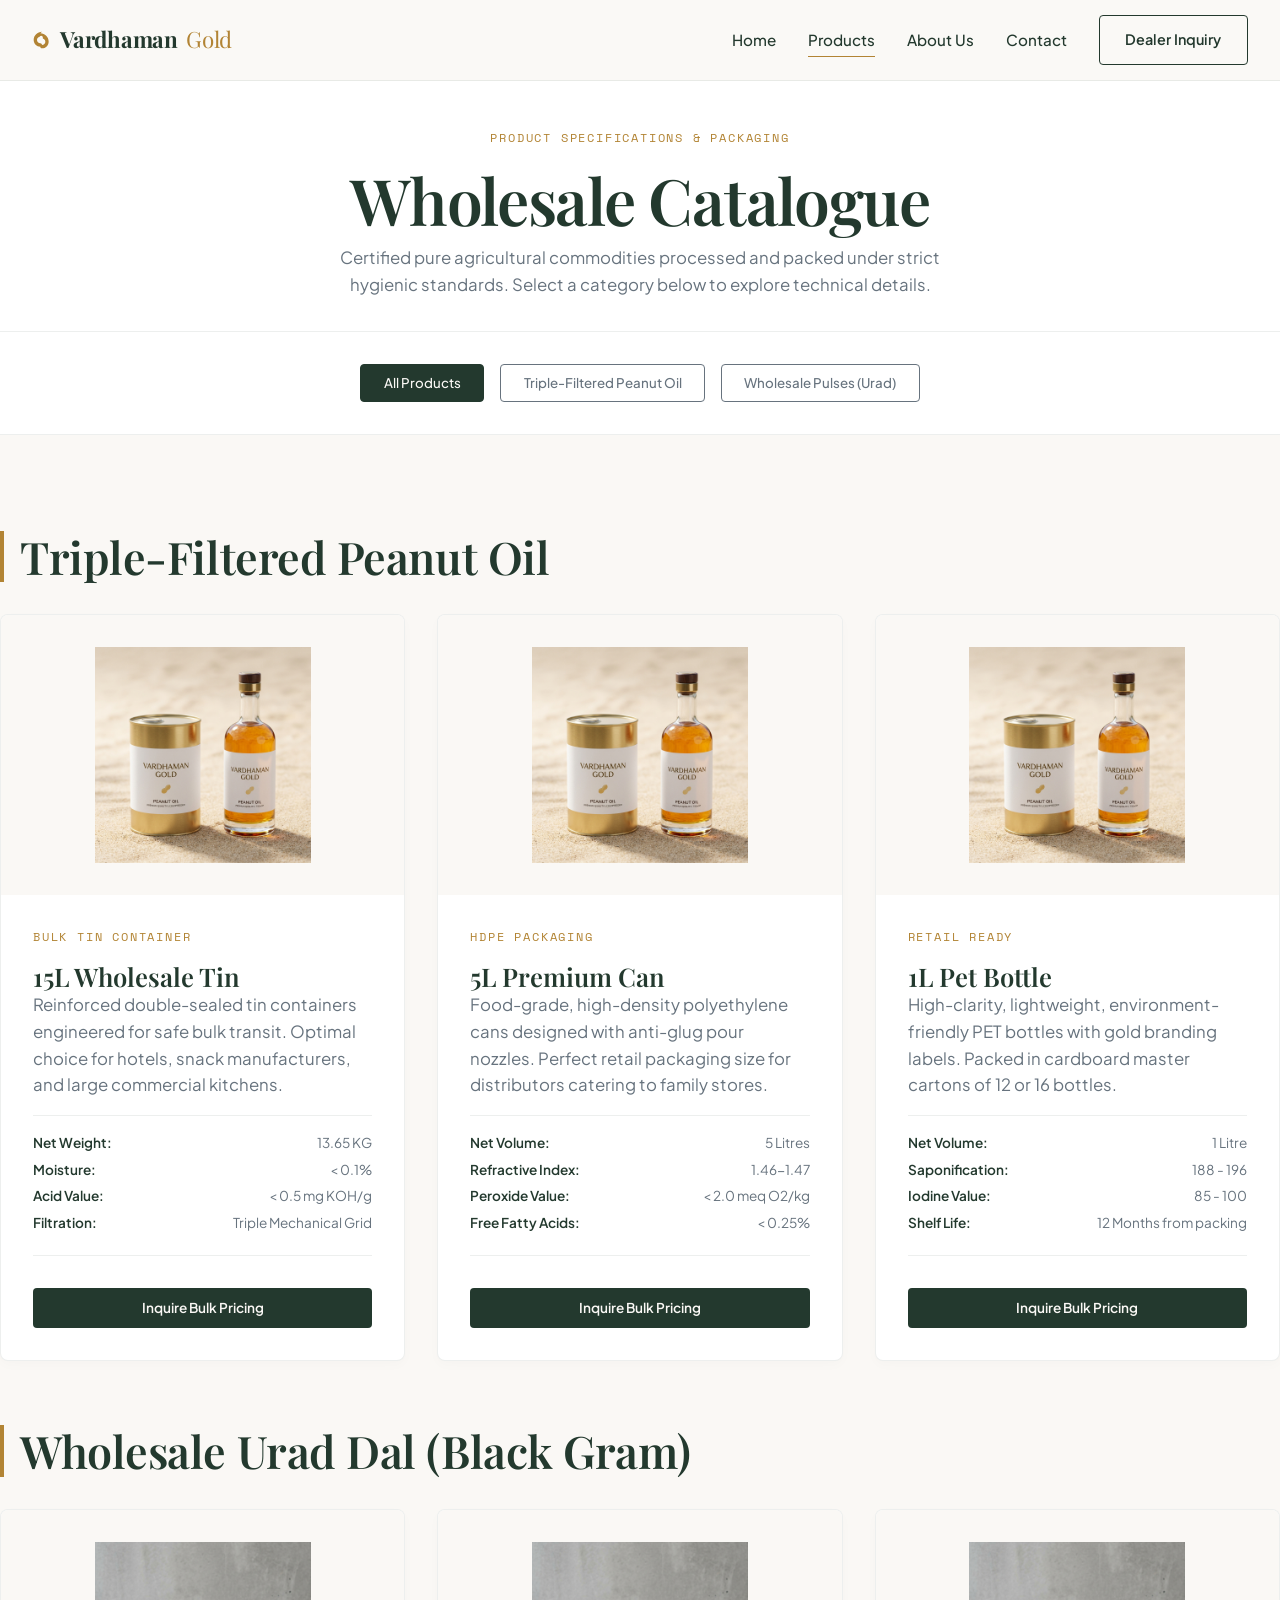
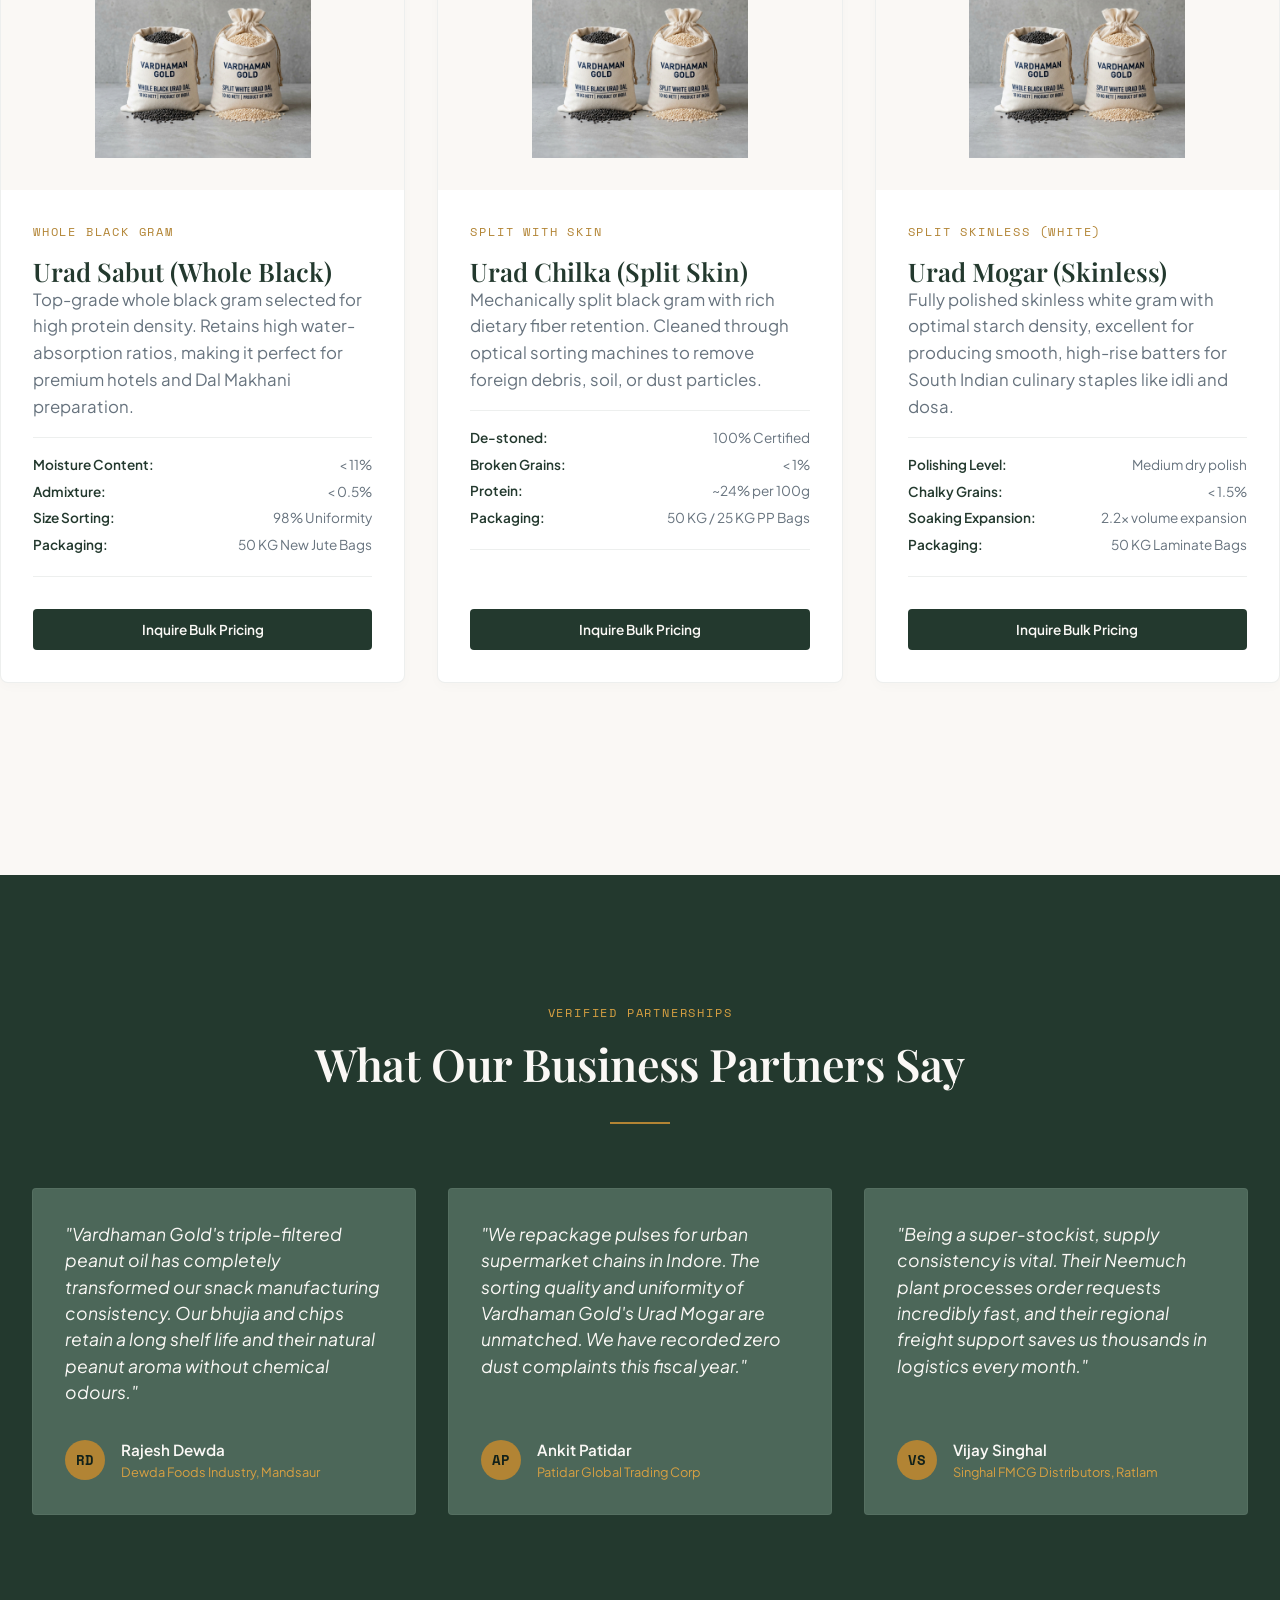
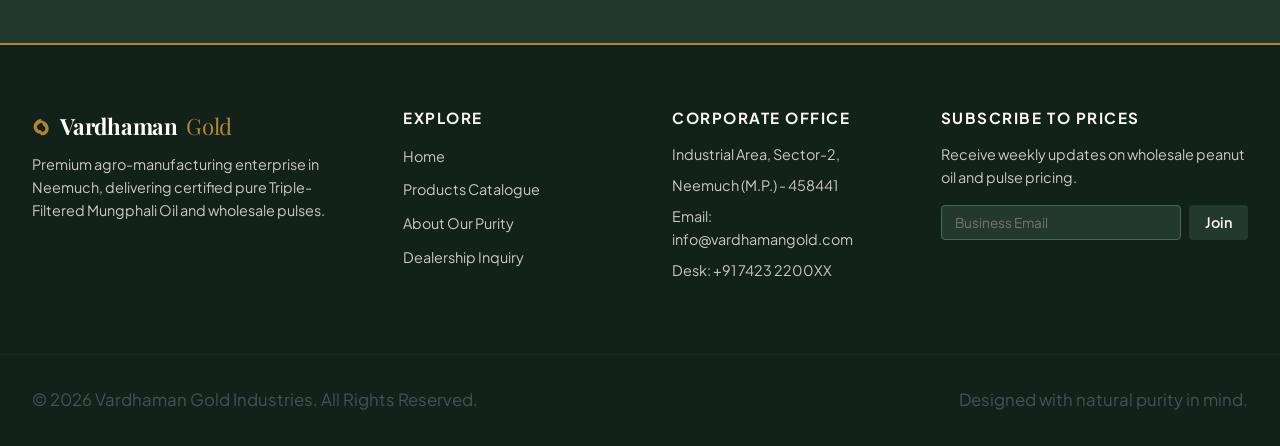
<file: VG-Website Demo green/products.html>
<!DOCTYPE html>
<html lang="en">
<head>
  <meta charset="UTF-8">
  <meta name="viewport" content="width=device-width, initial-scale=1.0">
  <title>Wholesale Products | Vardhaman Gold</title>
  <meta name="description" content="Browse our wholesale catalog of Triple-Filtered Peanut Oil (Tins, Bottles) and premium Urad Dal. Direct manufacturer quotes and specifications.">
  <link rel="stylesheet" href="style.css">
</head>
<body>

  <!-- Navigation -->
  <header class="header-nav">
    <div class="container nav-container">
      <a href="index.html" class="logo" id="logoLink">
        <svg class="logo-leaf" viewBox="0 0 24 24">
          <path d="M12 2C6.48 2 2 6.48 2 12c0 4.42 3.58 8 8 8 1.1 0 2-.9 2-2s-.9-2-2-2c-2.21 0-4-1.79-4-4 0-1.86 1.28-3.41 3-3.86V9c0-1.1.9-2 2-2s2 .9 2 2v1.14c1.72.45 3 2 3 3.86 0 2.21-1.79 4-4 4-1.1 0-2 .9-2 2s.9 2 2 2c4.42 0 8-3.58 8-8 0-5.52-4.48-10-10-10z"/>
        </svg>
        Vardhaman<span>Gold</span>
      </a>
      <ul class="nav-links">
        <li><a href="index.html" class="nav-link">Home</a></li>
        <li><a href="products.html" class="nav-link active">Products</a></li>
        <li><a href="about.html" class="nav-link">About Us</a></li>
        <li><a href="contact.html" class="nav-link">Contact</a></li>
        <li><a href="contact.html" class="btn btn-outline">Dealer Inquiry</a></li>
      </ul>
      <button class="mobile-nav-toggle" aria-label="Toggle Navigation">
        <span></span>
        <span></span>
        <span></span>
      </button>
    </div>
  </header>

  <!-- Catalogue Header -->
  <section class="catalog-header">
    <div class="container fade-in-up">
      <span class="mono-tag">Product Specifications & Packaging</span>
      <h1>Wholesale Catalogue</h1>
      <p style="max-width: 600px; margin: var(--space-xs) auto 0 auto; color: var(--clr-text-muted);">
        Certified pure agricultural commodities processed and packed under strict hygienic standards. Select a category below to explore technical details.
      </p>
    </div>
  </section>

  <!-- Filter Bar -->
  <div class="catalog-filter-bar">
    <button class="filter-btn active" data-filter="all">All Products</button>
    <button class="filter-btn" data-filter="oil">Triple-Filtered Peanut Oil</button>
    <button class="filter-btn" data-filter="pulses">Wholesale Pulses (Urad)</button>
  </div>

  <!-- Main Catalogue Content -->
  <main class="container section-spacing" style="padding-top: var(--space-md);">
    
    <!-- Category: Peanut Oil -->
    <div class="catalog-group" id="oil-group">
      <h2 class="catalog-section-title fade-in-up">Triple-Filtered Peanut Oil</h2>
      <div class="products-grid stagger-parent">
        
        <!-- 15L Tin -->
        <div class="product-card" data-category="oil">
          <div class="product-image-container">
            <img src="assets/images/peanut_oil.png" alt="15 Litre Tin Peanut Oil">
          </div>
          <div class="product-card-body">
            <div>
              <span class="mono-tag">Bulk Tin Container</span>
              <h3>15L Wholesale Tin</h3>
              <p>Reinforced double-sealed tin containers engineered for safe bulk transit. Optimal choice for hotels, snack manufacturers, and large commercial kitchens.</p>
              <ul class="product-technical-specs">
                <li><span>Net Weight:</span> <span>13.65 KG</span></li>
                <li><span>Moisture:</span> <span>&lt; 0.1%</span></li>
                <li><span>Acid Value:</span> <span>&lt; 0.5 mg KOH/g</span></li>
                <li><span>Filtration:</span> <span>Triple Mechanical Grid</span></li>
              </ul>
            </div>
            <div class="product-actions">
              <a href="contact.html?product=oil_15l" class="btn btn-primary">Inquire Bulk Pricing</a>
            </div>
          </div>
        </div>

        <!-- 5L Can -->
        <div class="product-card" data-category="oil">
          <div class="product-image-container">
            <img src="assets/images/peanut_oil.png" alt="5 Litre HDPE Can Peanut Oil">
          </div>
          <div class="product-card-body">
            <div>
              <span class="mono-tag">HDPE Packaging</span>
              <h3>5L Premium Can</h3>
              <p>Food-grade, high-density polyethylene cans designed with anti-glug pour nozzles. Perfect retail packaging size for distributors catering to family stores.</p>
              <ul class="product-technical-specs">
                <li><span>Net Volume:</span> <span>5 Litres</span></li>
                <li><span>Refractive Index:</span> <span>1.46-1.47</span></li>
                <li><span>Peroxide Value:</span> <span>&lt; 2.0 meq O2/kg</span></li>
                <li><span>Free Fatty Acids:</span> <span>&lt; 0.25%</span></li>
              </ul>
            </div>
            <div class="product-actions">
              <a href="contact.html?product=oil_5l" class="btn btn-primary">Inquire Bulk Pricing</a>
            </div>
          </div>
        </div>

        <!-- 1L Bottle -->
        <div class="product-card" data-category="oil">
          <div class="product-image-container">
            <img src="assets/images/peanut_oil.png" alt="1 Litre Pet Bottle Peanut Oil">
          </div>
          <div class="product-card-body">
            <div>
              <span class="mono-tag">Retail Ready</span>
              <h3>1L Pet Bottle</h3>
              <p>High-clarity, lightweight, environment-friendly PET bottles with gold branding labels. Packed in cardboard master cartons of 12 or 16 bottles.</p>
              <ul class="product-technical-specs">
                <li><span>Net Volume:</span> <span>1 Litre</span></li>
                <li><span>Saponification:</span> <span>188 - 196</span></li>
                <li><span>Iodine Value:</span> <span>85 - 100</span></li>
                <li><span>Shelf Life:</span> <span>12 Months from packing</span></li>
              </ul>
            </div>
            <div class="product-actions">
              <a href="contact.html?product=oil_1l" class="btn btn-primary">Inquire Bulk Pricing</a>
            </div>
          </div>
        </div>

      </div>
    </div>

    <!-- Category: Wholesale Pulses -->
    <div class="catalog-group" id="pulses-group">
      <h2 class="catalog-section-title fade-in-up">Wholesale Urad Dal (Black Gram)</h2>
      <div class="products-grid stagger-parent">
        
        <!-- Urad Sabut (Whole) -->
        <div class="product-card" data-category="pulses">
          <div class="product-image-container">
            <img src="assets/images/urad_dal.png" alt="Wholesale Whole Black Gram">
          </div>
          <div class="product-card-body">
            <div>
              <span class="mono-tag">Whole Black Gram</span>
              <h3>Urad Sabut (Whole Black)</h3>
              <p>Top-grade whole black gram selected for high protein density. Retains high water-absorption ratios, making it perfect for premium hotels and Dal Makhani preparation.</p>
              <ul class="product-technical-specs">
                <li><span>Moisture Content:</span> <span>&lt; 11%</span></li>
                <li><span>Admixture:</span> <span>&lt; 0.5%</span></li>
                <li><span>Size Sorting:</span> <span>98% Uniformity</span></li>
                <li><span>Packaging:</span> <span>50 KG New Jute Bags</span></li>
              </ul>
            </div>
            <div class="product-actions">
              <a href="contact.html?product=urad_whole" class="btn btn-primary">Inquire Bulk Pricing</a>
            </div>
          </div>
        </div>

        <!-- Urad Chilka (Split) -->
        <div class="product-card" data-category="pulses">
          <div class="product-image-container">
            <img src="assets/images/urad_dal.png" alt="Wholesale Split Black Gram with Skin">
          </div>
          <div class="product-card-body">
            <div>
              <span class="mono-tag">Split with Skin</span>
              <h3>Urad Chilka (Split Skin)</h3>
              <p>Mechanically split black gram with rich dietary fiber retention. Cleaned through optical sorting machines to remove foreign debris, soil, or dust particles.</p>
              <ul class="product-technical-specs">
                <li><span>De-stoned:</span> <span>100% Certified</span></li>
                <li><span>Broken Grains:</span> <span>&lt; 1%</span></li>
                <li><span>Protein:</span> <span>~24% per 100g</span></li>
                <li><span>Packaging:</span> <span>50 KG / 25 KG PP Bags</span></li>
              </ul>
            </div>
            <div class="product-actions">
              <a href="contact.html?product=urad_chilka" class="btn btn-primary">Inquire Bulk Pricing</a>
            </div>
          </div>
        </div>

        <!-- Urad Mogar (Skinless) -->
        <div class="product-card" data-category="pulses">
          <div class="product-image-container">
            <img src="assets/images/urad_dal.png" alt="Wholesale Split Skinless White Gram">
          </div>
          <div class="product-card-body">
            <div>
              <span class="mono-tag">Split Skinless (White)</span>
              <h3>Urad Mogar (Skinless)</h3>
              <p>Fully polished skinless white gram with optimal starch density, excellent for producing smooth, high-rise batters for South Indian culinary staples like idli and dosa.</p>
              <ul class="product-technical-specs">
                <li><span>Polishing Level:</span> <span>Medium dry polish</span></li>
                <li><span>Chalky Grains:</span> <span>&lt; 1.5%</span></li>
                <li><span>Soaking Expansion:</span> <span>2.2x volume expansion</span></li>
                <li><span>Packaging:</span> <span>50 KG Laminate Bags</span></li>
              </ul>
            </div>
            <div class="product-actions">
              <a href="contact.html?product=urad_mogar" class="btn btn-primary">Inquire Bulk Pricing</a>
            </div>
          </div>
        </div>

      </div>
    </div>

  </main>

  <!-- Testimonials & Client Reviews (Anti-Slop Grid) -->
  <section class="testimonials-section section-spacing">
    <div class="container">
      <div class="text-center fade-in-up">
        <span class="mono-tag" style="color: var(--clr-primary-light);">Verified Partnerships</span>
        <h2>What Our Business Partners Say</h2>
        <div class="divider"></div>
      </div>

      <div class="testimonials-grid stagger-parent">
        
        <div class="testimonial-card">
          <p class="testimonial-quote">
            "Vardhaman Gold's triple-filtered peanut oil has completely transformed our snack manufacturing consistency. Our bhujia and chips retain a long shelf life and their natural peanut aroma without chemical odours."
          </p>
          <div class="testimonial-author">
            <div class="author-avatar">RD</div>
            <div class="author-info">
              <h5>Rajesh Dewda</h5>
              <p>Dewda Foods Industry, Mandsaur</p>
            </div>
          </div>
        </div>

        <div class="testimonial-card">
          <p class="testimonial-quote">
            "We repackage pulses for urban supermarket chains in Indore. The sorting quality and uniformity of Vardhaman Gold's Urad Mogar are unmatched. We have recorded zero dust complaints this fiscal year."
          </p>
          <div class="testimonial-author">
            <div class="author-avatar">AP</div>
            <div class="author-info">
              <h5>Ankit Patidar</h5>
              <p>Patidar Global Trading Corp</p>
            </div>
          </div>
        </div>

        <div class="testimonial-card">
          <p class="testimonial-quote">
            "Being a super-stockist, supply consistency is vital. Their Neemuch plant processes order requests incredibly fast, and their regional freight support saves us thousands in logistics every month."
          </p>
          <div class="testimonial-author">
            <div class="author-avatar">VS</div>
            <div class="author-info">
              <h5>Vijay Singhal</h5>
              <p>Singhal FMCG Distributors, Ratlam</p>
            </div>
          </div>
        </div>

      </div>
    </div>
  </section>

  <!-- Footer -->
  <footer class="site-footer">
    <div class="container footer-grid">
      <div class="footer-column footer-about">
        <a href="index.html" class="logo" style="color: white; margin-bottom: var(--space-xs);">
          <svg class="logo-leaf" viewBox="0 0 24 24">
            <path d="M12 2C6.48 2 2 6.48 2 12c0 4.42 3.58 8 8 8 1.1 0 2-.9 2-2s-.9-2-2-2c-2.21 0-4-1.79-4-4 0-1.86 1.28-3.41 3-3.86V9c0-1.1.9-2 2-2s2 .9 2 2v1.14c1.72.45 3 2 3 3.86 0 2.21-1.79 4-4 4-1.1 0-2 .9-2 2s.9 2 2 2c4.42 0 8-3.58 8-8 0-5.52-4.48-10-10-10z"/>
          </svg>
          Vardhaman<span>Gold</span>
        </a>
        <p>
          Premium agro-manufacturing enterprise in Neemuch, delivering certified pure Triple-Filtered Mungphali Oil and wholesale pulses.
        </p>
      </div>
      <div class="footer-column">
        <h4>Explore</h4>
        <ul class="footer-links">
          <li><a href="index.html">Home</a></li>
          <li><a href="products.html">Products Catalogue</a></li>
          <li><a href="about.html">About Our Purity</a></li>
          <li><a href="contact.html">Dealership Inquiry</a></li>
        </ul>
      </div>
      <div class="footer-column">
        <h4>Corporate Office</h4>
        <ul class="footer-contact-info">
          <li>Industrial Area, Sector-2,</li>
          <li>Neemuch (M.P.) - 458441</li>
          <li>Email: info@vardhamangold.com</li>
          <li>Desk: +91 7423 2200XX</li>
        </ul>
      </div>
      <div class="footer-column footer-newsletter">
        <h4>Subscribe to Prices</h4>
        <p>Receive weekly updates on wholesale peanut oil and pulse pricing.</p>
        <form class="newsletter-form" onsubmit="event.preventDefault(); alert('Thank you for subscribing!');">
          <input type="email" placeholder="Business Email" required>
          <button type="submit" class="btn btn-primary">Join</button>
        </form>
      </div>
    </div>
    <div class="container footer-bottom">
      <p>&copy; 2026 Vardhaman Gold Industries. All Rights Reserved.</p>
      <p>Designed with natural purity in mind.</p>
    </div>
  </footer>

  <script src="script.js"></script>
</body>
</html>
</file>
<file: VG-Website Demo green/style.css>
/* Vardhaman Gold - B2B Agro-Manufacturing Website Design System */

/* -----------------------------------------------
   0. GOOGLE FONTS & IMPORTS
----------------------------------------------- */
@import url('https://fonts.googleapis.com/css2?family=Playfair+Display:ital,wght@0,400..900;1,400..900&family=Plus+Jakarta+Sans:ital,wght@0,200..800;1,200..800&family=Space+Mono:ital,wght@0,400;0,700;1,400;1,700&display=swap');

/* -----------------------------------------------
   1. DESIGN TOKENS (CSS VARIABLES)
----------------------------------------------- */
:root {
  /* Color Palette - Earthy Agrarian Luxury */
  --clr-primary: hsl(38, 55%, 45%);       /* Warm Ochre/Gold */
  --clr-primary-light: hsl(38, 65%, 55%); /* Bright Gold */
  --clr-primary-dark: hsl(38, 60%, 30%);  /* Deep Rich Gold */
  
  --clr-secondary: hsl(150, 24%, 18%);    /* Deep Forest/Sage Green */
  --clr-secondary-light: hsl(150, 15%, 35%);
  --clr-secondary-dark: hsl(150, 30%, 10%);
  
  --clr-bg-cream: hsl(36, 33%, 97%);      /* Warm Sand/Cream Background */
  --clr-bg-white: hsl(0, 0%, 100%);
  --clr-bg-card: hsl(36, 25%, 94%);       /* Subtle tan/clay for panels */
  
  --clr-text-main: hsl(210, 15%, 15%);    /* Rich Charcoal */
  --clr-text-muted: hsl(210, 10%, 45%);   /* Muted Grey */
  --clr-text-light: hsl(36, 30%, 95%);
  
  --clr-accent: hsl(18, 55%, 45%);        /* Warm Terracotta/Clay */

  /* Typography */
  --font-serif: 'Playfair Display', serif;
  --font-sans: 'Plus Jakarta Sans', sans-serif;
  --font-mono: 'Space Mono', monospace;

  /* Spacing System */
  --space-xs: 0.5rem;
  --space-sm: 1rem;
  --space-md: 2rem;
  --space-lg: 4rem;
  --space-xl: 8rem;
  
  /* Borders & Shadows */
  --radius-sm: 4px;
  --radius-md: 8px;
  --radius-lg: 16px;
  --border-subtle: 1px solid hsla(150, 24%, 18%, 0.08);
  --border-gold: 1px solid hsla(38, 55%, 45%, 0.2);
  --shadow-sm: 0 4px 12px rgba(0, 0, 0, 0.02);
  --shadow-md: 0 12px 36px rgba(45, 54, 48, 0.06);
  --shadow-lg: 0 24px 64px rgba(45, 54, 48, 0.1);

  /* Dial-driven Transition Speeds (MOTION_INTENSITY: 4) */
  --transition-fast: 0.2s cubic-bezier(0.16, 1, 0.3, 1);
  --transition-medium: 0.4s cubic-bezier(0.16, 1, 0.3, 1);
  --transition-slow: 0.8s cubic-bezier(0.16, 1, 0.3, 1);
}

/* -----------------------------------------------
   2. RESET & BASE ELEMENTS
----------------------------------------------- */
*, *::before, *::after {
  box-sizing: border-box;
  margin: 0;
  padding: 0;
}

html {
  scroll-behavior: smooth;
  font-size: 16px;
  -webkit-font-smoothing: antialiased;
}

body {
  font-family: var(--font-sans);
  background-color: var(--clr-bg-cream);
  color: var(--clr-text-main);
  line-height: 1.6;
  overflow-x: hidden;
}

/* Typography Scale */
h1, h2, h3, h4 {
  font-family: var(--font-serif);
  font-weight: 600;
  line-height: 1.15;
  color: var(--clr-secondary);
}

h1 {
  font-size: clamp(2.5rem, 5vw, 4.5rem);
  letter-spacing: -0.02em;
}

h2 {
  font-size: clamp(2rem, 3.5vw, 3rem);
  letter-spacing: -0.01em;
}

h3 {
  font-size: clamp(1.5rem, 2vw, 2rem);
}

p {
  font-size: 1.05rem;
  color: var(--clr-text-muted);
}

a {
  color: inherit;
  text-decoration: none;
  transition: var(--transition-fast);
}

img {
  max-width: 100%;
  height: auto;
  display: block;
  object-fit: cover;
}

/* Custom Selection */
::selection {
  background-color: var(--clr-primary-light);
  color: var(--clr-secondary-dark);
}

/* -----------------------------------------------
   3. REUSABLE UTILITIES & LAYOUT CONSTANTS
----------------------------------------------- */
.container {
  max-width: 1280px;
  margin: 0 auto;
  padding: 0 var(--space-md);
  width: 100%;
}

.section-spacing {
  padding: var(--space-xl) 0;
}

.text-center {
  text-align: center;
}

.mono-tag {
  font-family: var(--font-mono);
  font-size: 0.75rem;
  letter-spacing: 0.15em;
  text-transform: uppercase;
  color: var(--clr-primary);
  display: block;
  margin-bottom: var(--space-sm);
}

.divider {
  width: 60px;
  height: 2px;
  background-color: var(--clr-primary);
  margin: var(--space-md) auto;
}

.divider-left {
  width: 60px;
  height: 2px;
  background-color: var(--clr-primary);
  margin: var(--space-md) 0;
}

/* -----------------------------------------------
   4. NAVIGATION BAR (PREMIUM ELEGANCE)
----------------------------------------------- */
.header-nav {
  position: fixed;
  top: 0;
  left: 0;
  width: 100%;
  z-index: 1000;
  background-color: hsla(36, 33%, 97%, 0.85);
  backdrop-filter: blur(16px);
  border-bottom: var(--border-subtle);
  transition: var(--transition-medium);
}

.header-nav.scrolled {
  background-color: var(--clr-bg-cream);
  padding: 0.5rem 0;
  box-shadow: var(--shadow-sm);
}

.nav-container {
  display: flex;
  justify-content: space-between;
  align-items: center;
  height: 80px;
  transition: var(--transition-medium);
}

.header-nav.scrolled .nav-container {
  height: 64px;
}

/* Logo */
.logo {
  display: flex;
  align-items: center;
  gap: var(--space-xs);
  font-family: var(--font-serif);
  font-size: 1.4rem;
  font-weight: 700;
  color: var(--clr-secondary);
  letter-spacing: -0.01em;
}

.logo-leaf {
  width: 20px;
  height: 20px;
  fill: var(--clr-primary);
}

.logo span {
  color: var(--clr-primary);
  font-weight: 400;
}

/* Menu Links */
.nav-links {
  display: flex;
  gap: var(--space-md);
  list-style: none;
  align-items: center;
}

.nav-link {
  font-family: var(--font-sans);
  font-size: 0.95rem;
  font-weight: 500;
  color: var(--clr-secondary);
  position: relative;
  padding: 0.5rem 0;
}

.nav-link::after {
  content: '';
  position: absolute;
  bottom: 0;
  left: 0;
  width: 0;
  height: 1.5px;
  background-color: var(--clr-primary);
  transition: var(--transition-medium);
}

.nav-link:hover::after,
.nav-link.active::after {
  width: 100%;
}

.nav-link:hover {
  color: var(--clr-primary);
}

/* CTA Button */
.btn {
  display: inline-flex;
  align-items: center;
  justify-content: center;
  padding: 0.8rem 1.6rem;
  font-family: var(--font-sans);
  font-size: 0.9rem;
  font-weight: 600;
  border-radius: var(--radius-sm);
  transition: var(--transition-medium);
  cursor: pointer;
  border: none;
}

.btn-primary {
  background-color: var(--clr-secondary);
  color: var(--clr-bg-cream);
}

.btn-primary:hover {
  background-color: var(--clr-primary);
  transform: translateY(-2px);
  box-shadow: var(--shadow-md);
}

.btn-outline {
  background-color: transparent;
  color: var(--clr-secondary);
  border: 1.5px solid var(--clr-secondary);
}

.btn-outline:hover {
  background-color: var(--clr-secondary);
  color: var(--clr-bg-cream);
  transform: translateY(-2px);
}

.btn-whatsapp {
  background-color: hsl(142, 70%, 29%);
  color: white;
  gap: 8px;
}

.btn-whatsapp:hover {
  background-color: hsl(142, 70%, 23%);
  transform: translateY(-2px);
  box-shadow: var(--shadow-md);
}

/* Mobile Toggle */
.mobile-nav-toggle {
  display: none;
  background: none;
  border: none;
  cursor: pointer;
  padding: 0.5rem;
}

.mobile-nav-toggle span {
  display: block;
  width: 24px;
  height: 2px;
  background-color: var(--clr-secondary);
  margin: 5px 0;
  transition: var(--transition-fast);
}

/* -----------------------------------------------
   5. HERO SECTION (EDITORIAL STACKING)
----------------------------------------------- */
.hero-section {
  position: relative;
  min-height: 100vh;
  display: flex;
  align-items: center;
  padding-top: 100px;
  background-color: var(--clr-bg-cream);
}

.hero-grid {
  display: grid;
  grid-template-columns: 1.2fr 1fr;
  gap: var(--space-lg);
  align-items: center;
}

.hero-content {
  z-index: 2;
  position: relative;
}

.hero-content h1 {
  margin-bottom: var(--space-md);
}

.hero-description {
  font-size: 1.2rem;
  margin-bottom: var(--space-md);
  max-width: 580px;
}

.hero-ctas {
  display: flex;
  gap: var(--space-sm);
  margin-bottom: var(--space-lg);
}

.hero-metrics {
  display: grid;
  grid-template-columns: repeat(3, 1fr);
  gap: var(--space-md);
  border-top: var(--border-subtle);
  padding-top: var(--space-md);
}

.metric-item h4 {
  font-family: var(--font-mono);
  font-size: 1.8rem;
  color: var(--clr-primary);
  margin-bottom: 0.2rem;
}

.metric-item p {
  font-size: 0.85rem;
  color: var(--clr-text-muted);
  text-transform: uppercase;
  letter-spacing: 0.05em;
}

/* Hero Image Layout (Asymmetric Frame) */
.hero-image-wrapper {
  position: relative;
  display: flex;
  justify-content: center;
  align-items: center;
}

.hero-image-container {
  width: 100%;
  height: 550px;
  border-radius: var(--radius-md);
  overflow: hidden;
  box-shadow: var(--shadow-lg);
  position: relative;
}

.hero-image-container::after {
  content: '';
  position: absolute;
  top: 0;
  left: 0;
  width: 100%;
  height: 100%;
  background: linear-gradient(to bottom, rgba(45, 54, 48, 0.05), rgba(45, 54, 48, 0.2));
  pointer-events: none;
}

.hero-image-container img {
  width: 100%;
  height: 100%;
  object-fit: cover;
  transition: var(--transition-slow);
}

.hero-image-wrapper:hover img {
  transform: scale(1.03);
}

/* Decorative Gold Frame */
.hero-decorative-frame {
  position: absolute;
  top: -20px;
  right: -20px;
  width: 80%;
  height: 80%;
  border: 1.5px solid var(--clr-primary);
  border-radius: var(--radius-md);
  z-index: -1;
  opacity: 0.3;
  pointer-events: none;
}

/* -----------------------------------------------
   6. VALUE PROPOSITIONS (BENTO-STYLE TILES)
----------------------------------------------- */
.bento-grid {
  display: grid;
  grid-template-columns: 1.5fr 1fr 1fr;
  grid-template-rows: auto auto;
  gap: var(--space-md);
  margin-top: var(--space-lg);
}

.bento-card {
  background-color: var(--clr-bg-white);
  padding: var(--space-md);
  border-radius: var(--radius-md);
  border: var(--border-subtle);
  box-shadow: var(--shadow-sm);
  transition: var(--transition-medium);
  display: flex;
  flex-direction: column;
  justify-content: space-between;
}

.bento-card:hover {
  transform: translateY(-4px);
  box-shadow: var(--shadow-md);
  border-color: var(--clr-primary-light);
}

.bento-card.large {
  grid-column: span 2;
  grid-row: span 2;
  background-color: var(--clr-secondary);
  color: var(--clr-bg-cream);
  padding: var(--space-lg);
  display: grid;
  grid-template-columns: 1fr 1.2fr;
  gap: var(--space-md);
  align-items: center;
}

.bento-card.large h3 {
  color: var(--clr-bg-cream);
  font-size: 2.2rem;
  margin-bottom: var(--space-sm);
}

.bento-card.large p {
  color: var(--clr-text-light);
  opacity: 0.85;
}

.bento-icon {
  width: 48px;
  height: 48px;
  display: inline-flex;
  align-items: center;
  justify-content: center;
  background-color: hsla(38, 55%, 45%, 0.1);
  color: var(--clr-primary);
  border-radius: var(--radius-sm);
  margin-bottom: var(--space-md);
}

.bento-card.large .bento-icon {
  background-color: hsla(0, 0%, 100%, 0.1);
  color: var(--clr-primary-light);
}

.bento-card h3 {
  margin-bottom: var(--space-xs);
}

.bento-card p {
  font-size: 0.95rem;
}

/* -----------------------------------------------
   7. PRODUCT SUMMARY (ASYMMETRIC GRID)
----------------------------------------------- */
.product-showcase-grid {
  display: grid;
  grid-template-columns: 1fr 1fr;
  gap: var(--space-lg);
  margin-top: var(--space-lg);
}

.showcase-item {
  background-color: var(--clr-bg-white);
  border-radius: var(--radius-md);
  overflow: hidden;
  box-shadow: var(--shadow-sm);
  border: var(--border-subtle);
  transition: var(--transition-medium);
  display: flex;
  flex-direction: column;
}

.showcase-item:hover {
  transform: translateY(-4px);
  box-shadow: var(--shadow-lg);
}

.showcase-image {
  height: 350px;
  overflow: hidden;
  position: relative;
}

.showcase-image img {
  width: 100%;
  height: 100%;
  object-fit: cover;
  transition: var(--transition-slow);
}

.showcase-item:hover .showcase-image img {
  transform: scale(1.05);
}

.showcase-tag {
  position: absolute;
  top: var(--space-sm);
  left: var(--space-sm);
  background-color: var(--clr-secondary);
  color: var(--clr-bg-cream);
  padding: 0.4rem 1rem;
  font-family: var(--font-mono);
  font-size: 0.75rem;
  border-radius: var(--radius-sm);
  letter-spacing: 0.05em;
  text-transform: uppercase;
}

.showcase-content {
  padding: var(--space-md);
  flex-grow: 1;
  display: flex;
  flex-direction: column;
  justify-content: space-between;
}

.showcase-specs {
  display: flex;
  gap: var(--space-sm);
  margin: var(--space-sm) 0;
  flex-wrap: wrap;
}

.spec-badge {
  font-family: var(--font-mono);
  font-size: 0.75rem;
  background-color: var(--clr-bg-cream);
  color: var(--clr-secondary-light);
  padding: 0.3rem 0.6rem;
  border-radius: var(--radius-sm);
}

/* -----------------------------------------------
   8. DYNAMIC PRODUCT CATALOG PAGE
----------------------------------------------- */
.catalog-header {
  padding: var(--space-xl) 0 var(--space-md) 0;
  text-align: center;
  background-color: var(--clr-bg-white);
  border-bottom: var(--border-subtle);
}

.catalog-filter-bar {
  display: flex;
  justify-content: center;
  gap: var(--space-sm);
  padding: var(--space-md) 0;
  background-color: var(--clr-bg-white);
  border-bottom: var(--border-subtle);
  position: sticky;
  top: 80px;
  z-index: 100;
}

.filter-btn {
  background: none;
  border: 1px solid var(--clr-text-muted);
  color: var(--clr-text-muted);
  padding: 0.6rem 1.4rem;
  border-radius: var(--radius-sm);
  font-family: var(--font-sans);
  font-weight: 500;
  cursor: pointer;
  transition: var(--transition-fast);
}

.filter-btn.active, .filter-btn:hover {
  background-color: var(--clr-secondary);
  color: var(--clr-bg-cream);
  border-color: var(--clr-secondary);
}

.catalog-section-title {
  margin: var(--space-lg) 0 var(--space-md) 0;
  border-left: 4px solid var(--clr-primary);
  padding-left: var(--space-sm);
}

.products-grid {
  display: grid;
  grid-template-columns: repeat(auto-fill, minmax(350px, 1fr));
  gap: var(--space-md);
  margin-bottom: var(--space-lg);
}

.product-card {
  background-color: var(--clr-bg-white);
  border-radius: var(--radius-md);
  border: var(--border-subtle);
  overflow: hidden;
  box-shadow: var(--shadow-sm);
  display: flex;
  flex-direction: column;
  transition: var(--transition-medium);
}

.product-card:hover {
  transform: translateY(-4px);
  box-shadow: var(--shadow-md);
  border-color: var(--clr-primary-light);
}

.product-image-container {
  height: 280px;
  overflow: hidden;
  position: relative;
  background-color: var(--clr-bg-cream);
}

.product-image-container img {
  width: 100%;
  height: 100%;
  object-fit: contain;
  padding: var(--space-md);
  transition: var(--transition-slow);
}

.product-card:hover .product-image-container img {
  transform: scale(1.05);
}

.product-card-body {
  padding: var(--space-md);
  flex-grow: 1;
  display: flex;
  flex-direction: column;
  justify-content: space-between;
}

.product-technical-specs {
  list-style: none;
  font-size: 0.85rem;
  color: var(--clr-text-muted);
  border-top: var(--border-subtle);
  border-bottom: var(--border-subtle);
  padding: var(--space-sm) 0;
  margin: var(--space-sm) 0;
}

.product-technical-specs li {
  display: flex;
  justify-content: space-between;
  margin-bottom: 0.3rem;
}

.product-technical-specs li span:first-child {
  font-weight: 600;
  color: var(--clr-secondary);
}

.product-actions {
  display: flex;
  gap: var(--space-xs);
  margin-top: var(--space-sm);
}

.product-actions .btn {
  flex-grow: 1;
  padding: 0.6rem 1rem;
  font-size: 0.85rem;
}

/* -----------------------------------------------
   9. TESTIMONIALS & TRUST (EDITORIAL DESIGN)
----------------------------------------------- */
.testimonials-section {
  background-color: var(--clr-secondary);
  color: var(--clr-bg-cream);
}

.testimonials-section h2 {
  color: var(--clr-bg-cream);
}

.testimonials-grid {
  display: grid;
  grid-template-columns: repeat(3, 1fr);
  gap: var(--space-md);
  margin-top: var(--space-lg);
}

.testimonial-card {
  background-color: var(--clr-secondary-light);
  padding: var(--space-md);
  border-radius: var(--radius-sm);
  border: 1px solid hsla(0, 0%, 100%, 0.05);
  display: flex;
  flex-direction: column;
  justify-content: space-between;
}

.testimonial-quote {
  font-size: 1.1rem;
  font-style: italic;
  line-height: 1.5;
  margin-bottom: var(--space-md);
  color: var(--clr-bg-cream);
}

.testimonial-author {
  display: flex;
  align-items: center;
  gap: var(--space-sm);
}

.author-avatar {
  width: 40px;
  height: 40px;
  border-radius: 50%;
  background-color: var(--clr-primary);
  display: flex;
  align-items: center;
  justify-content: center;
  color: var(--clr-secondary-dark);
  font-family: var(--font-mono);
  font-weight: 700;
  font-size: 0.9rem;
}

.author-info h5 {
  font-family: var(--font-sans);
  font-size: 0.95rem;
  font-weight: 600;
  color: var(--clr-bg-cream);
}

.author-info p {
  font-size: 0.8rem;
  color: var(--clr-primary-light);
}

/* -----------------------------------------------
   10. ABOUT US & BRAND STORY
----------------------------------------------- */
.about-grid {
  display: grid;
  grid-template-columns: 1fr 1.2fr;
  gap: var(--space-lg);
  align-items: center;
}

.about-editorial-images {
  display: grid;
  grid-template-columns: repeat(12, 1fr);
  position: relative;
  height: 500px;
}

.editorial-img-1 {
  grid-column: 1 / 9;
  grid-row: 1;
  height: 400px;
  border-radius: var(--radius-sm);
  overflow: hidden;
  box-shadow: var(--shadow-md);
  z-index: 2;
}

.editorial-img-2 {
  grid-column: 5 / 13;
  grid-row: 1;
  margin-top: 100px;
  height: 350px;
  border-radius: var(--radius-sm);
  overflow: hidden;
  box-shadow: var(--shadow-lg);
  z-index: 3;
  border: 4px solid var(--clr-bg-cream);
}

/* Story Highlights */
.highlights-list {
  display: grid;
  grid-template-columns: 1fr 1fr;
  gap: var(--space-md);
  margin-top: var(--space-md);
}

.highlight-item {
  border-left: 2px solid var(--clr-primary);
  padding-left: var(--space-sm);
}

.highlight-item h4 {
  font-size: 1.1rem;
  margin-bottom: 0.2rem;
}

.highlight-item p {
  font-size: 0.85rem;
}

/* -----------------------------------------------
   11. CONTACT & WHOLESALE INQUIRY SYSTEM
----------------------------------------------- */
.contact-grid {
  display: grid;
  grid-template-columns: 1.2fr 1.5fr;
  gap: var(--space-lg);
}

.contact-info-panel {
  background-color: var(--clr-secondary);
  color: var(--clr-bg-cream);
  padding: var(--space-lg);
  border-radius: var(--radius-md);
  display: flex;
  flex-direction: column;
  justify-content: space-between;
  box-shadow: var(--shadow-lg);
}

.contact-info-panel h2 {
  color: var(--clr-bg-cream);
}

.contact-details {
  display: flex;
  flex-direction: column;
  gap: var(--space-md);
  margin: var(--space-lg) 0;
}

.detail-item {
  display: flex;
  gap: var(--space-sm);
  align-items: flex-start;
}

.detail-icon {
  color: var(--clr-primary-light);
  flex-shrink: 0;
}

.detail-content h5 {
  font-family: var(--font-sans);
  color: var(--clr-bg-cream);
  font-size: 0.95rem;
  margin-bottom: 0.2rem;
}

.detail-content p {
  color: var(--clr-text-light);
  font-size: 0.9rem;
  opacity: 0.85;
}

/* Form Styling */
.inquiry-form {
  background-color: var(--clr-bg-white);
  padding: var(--space-lg);
  border-radius: var(--radius-md);
  border: var(--border-subtle);
  box-shadow: var(--shadow-md);
}

.form-title {
  margin-bottom: var(--space-md);
}

.form-grid {
  display: grid;
  grid-template-columns: 1fr 1fr;
  gap: var(--space-sm);
}

.form-group {
  margin-bottom: var(--space-sm);
}

.form-group.full-width {
  grid-column: span 2;
}

.form-label {
  display: block;
  font-size: 0.85rem;
  font-weight: 600;
  color: var(--clr-secondary);
  margin-bottom: 0.4rem;
}

.form-control {
  width: 100%;
  padding: 0.8rem 1rem;
  border-radius: var(--radius-sm);
  border: 1px solid var(--clr-text-muted);
  background-color: var(--clr-bg-cream);
  font-family: var(--font-sans);
  font-size: 0.95rem;
  color: var(--clr-text-main);
  transition: var(--transition-fast);
}

.form-control:focus {
  outline: none;
  border-color: var(--clr-primary);
  background-color: var(--clr-bg-white);
  box-shadow: 0 0 0 3px hsla(38, 55%, 45%, 0.15);
}

textarea.form-control {
  resize: vertical;
  min-height: 120px;
}

/* Interactive Map Mockup */
.map-mockup {
  border-radius: var(--radius-md);
  overflow: hidden;
  box-shadow: var(--shadow-md);
  border: var(--border-subtle);
  height: 400px;
  position: relative;
  background-color: var(--clr-bg-white);
  margin-top: var(--space-lg);
}

.map-placeholder {
  width: 100%;
  height: 100%;
  background-color: hsl(36, 15%, 90%);
  position: relative;
  overflow: hidden;
}

/* Styling a clean vector-based map look using pure CSS */
.map-bg-grid {
  position: absolute;
  width: 200%;
  height: 200%;
  top: -50%;
  left: -50%;
  background-image: 
    radial-gradient(circle, transparent 20%, hsl(36, 15%, 90%) 20%, hsl(36, 15%, 90%) 21%, transparent 21%),
    radial-gradient(circle, transparent 20%, hsl(36, 15%, 90%) 20%, hsl(36, 15%, 90%) 21%, transparent 21%);
  background-size: 40px 40px;
  background-position: 0 0, 20px 20px;
  opacity: 0.3;
}

.map-road {
  position: absolute;
  background-color: white;
  border-radius: 10px;
}

.road-1 { top: 30%; left: 0; width: 100%; height: 20px; transform: rotate(-5deg); }
.road-2 { top: 0; left: 40%; width: 25px; height: 100%; transform: rotate(12deg); }
.road-3 { top: 60%; left: 0; width: 100%; height: 16px; transform: rotate(15deg); }

.map-district {
  position: absolute;
  padding: 0.4rem 0.8rem;
  background-color: hsla(150, 24%, 18%, 0.08);
  border: 1px dashed hsla(150, 24%, 18%, 0.2);
  border-radius: var(--radius-sm);
  font-family: var(--font-mono);
  font-size: 0.7rem;
  color: var(--clr-secondary);
}

.dist-neemuch {
  top: 45%;
  left: 42%;
  background-color: var(--clr-secondary);
  color: var(--clr-bg-cream);
  border: 1px solid var(--clr-primary);
  font-weight: 700;
  z-index: 10;
  box-shadow: var(--shadow-md);
  font-size: 0.8rem;
}

.dist-mandsaur { top: 65%; left: 60%; }
.dist-ratlam { top: 80%; left: 35%; }
.dist-rajasthan { top: 20%; left: 20%; }

.map-pin {
  position: absolute;
  top: 40%;
  left: 48%;
  transform: translate(-50%, -100%);
  z-index: 11;
  animation: pulse-pin 2s infinite ease-in-out;
}

.map-pin-circle {
  width: 24px;
  height: 24px;
  background-color: var(--clr-primary);
  border: 3px solid white;
  border-radius: 50%;
  box-shadow: var(--shadow-md);
  display: flex;
  align-items: center;
  justify-content: center;
}

.map-pin-pulse {
  position: absolute;
  width: 48px;
  height: 48px;
  border: 2px solid var(--clr-primary);
  border-radius: 50%;
  top: -12px;
  left: -12px;
  opacity: 0;
  animation: ripple 2s infinite ease-out;
}

@keyframes pulse-pin {
  0%, 100% { transform: translate(-50%, -100%) scale(1); }
  50% { transform: translate(-50%, -105%) scale(1.05); }
}

@keyframes ripple {
  0% { transform: scale(0.3); opacity: 0; }
  50% { opacity: 0.5; }
  100% { transform: scale(1); opacity: 0; }
}

.map-card {
  position: absolute;
  bottom: var(--space-md);
  left: var(--space-md);
  right: var(--space-md);
  background-color: var(--clr-bg-white);
  padding: var(--space-sm) var(--space-md);
  border-radius: var(--radius-sm);
  border: var(--border-subtle);
  box-shadow: var(--shadow-lg);
  display: flex;
  justify-content: space-between;
  align-items: center;
}

.map-card-text h5 {
  font-size: 0.95rem;
}

.map-card-text p {
  font-size: 0.8rem;
}

/* -----------------------------------------------
   12. LEAD GENERATION SECTION
----------------------------------------------- */
.cta-banner {
  background-color: var(--clr-secondary);
  color: var(--clr-bg-cream);
  position: relative;
  overflow: hidden;
}

.cta-banner-content {
  max-width: 750px;
  margin: 0 auto;
  position: relative;
  z-index: 2;
}

.cta-banner h2 {
  color: var(--clr-bg-cream);
  margin-bottom: var(--space-sm);
}

.cta-banner p {
  color: var(--clr-text-light);
  opacity: 0.85;
  margin-bottom: var(--space-md);
}

.cta-banner-bg {
  position: absolute;
  top: 0;
  left: 0;
  width: 100%;
  height: 100%;
  background-image: radial-gradient(circle at 80% 20%, hsla(38, 55%, 45%, 0.15) 0%, transparent 60%);
  pointer-events: none;
}

/* -----------------------------------------------
   13. FOOTER
----------------------------------------------- */
.site-footer {
  background-color: var(--clr-secondary-dark);
  color: var(--clr-bg-cream);
  padding: var(--space-lg) 0 var(--space-md) 0;
  border-top: 2px solid var(--clr-primary);
}

.footer-grid {
  display: grid;
  grid-template-columns: 1.5fr 1fr 1fr 1.5fr;
  gap: var(--space-lg);
  margin-bottom: var(--space-lg);
}

.footer-column h4 {
  color: var(--clr-bg-cream);
  font-family: var(--font-sans);
  font-size: 0.95rem;
  font-weight: 700;
  text-transform: uppercase;
  letter-spacing: 0.1em;
  margin-bottom: var(--space-sm);
}

.footer-about p {
  font-size: 0.9rem;
  color: var(--clr-text-light);
  opacity: 0.8;
  margin-top: var(--space-xs);
}

.footer-links {
  list-style: none;
}

.footer-links li {
  margin-bottom: var(--space-xs);
}

.footer-links a {
  font-size: 0.9rem;
  color: var(--clr-text-light);
  opacity: 0.8;
}

.footer-links a:hover {
  color: var(--clr-primary-light);
  opacity: 1;
  padding-left: 4px;
}

.footer-contact-info {
  list-style: none;
  font-size: 0.9rem;
  color: var(--clr-text-light);
  opacity: 0.8;
}

.footer-contact-info li {
  margin-bottom: var(--space-xs);
}

.footer-newsletter p {
  font-size: 0.9rem;
  margin-bottom: var(--space-sm);
  color: var(--clr-text-light);
  opacity: 0.8;
}

.newsletter-form {
  display: flex;
  gap: var(--space-xs);
}

.newsletter-form input {
  flex-grow: 1;
  padding: 0.5rem 0.8rem;
  border-radius: var(--radius-sm);
  border: 1px solid var(--clr-secondary-light);
  background-color: var(--clr-secondary);
  color: var(--clr-bg-cream);
  font-family: var(--font-sans);
  font-size: 0.85rem;
}

.newsletter-form input:focus {
  outline: none;
  border-color: var(--clr-primary-light);
}

.newsletter-form .btn {
  padding: 0.5rem 1rem;
}

.footer-bottom {
  border-top: 1px solid hsla(0, 0%, 100%, 0.05);
  padding-top: var(--space-md);
  display: flex;
  justify-content: space-between;
  align-items: center;
  font-size: 0.8rem;
  color: var(--clr-text-light);
  opacity: 0.6;
}

/* -----------------------------------------------
   14. DYNAMIC ANIMATIONS & SCROLL EFFECT CLASSES
----------------------------------------------- */
.fade-in-up {
  opacity: 0;
  transform: translateY(30px);
  transition: opacity var(--transition-slow), transform var(--transition-slow);
}

.fade-in-up.active {
  opacity: 1;
  transform: translateY(0);
}

/* staggered animations */
.stagger-parent > * {
  opacity: 0;
  transform: translateY(20px);
  transition: opacity var(--transition-medium), transform var(--transition-medium);
}

.stagger-parent.active > * {
  opacity: 1;
  transform: translateY(0);
}

.stagger-parent.active > *:nth-child(1) { transition-delay: 0.1s; }
.stagger-parent.active > *:nth-child(2) { transition-delay: 0.2s; }
.stagger-parent.active > *:nth-child(3) { transition-delay: 0.3s; }
.stagger-parent.active > *:nth-child(4) { transition-delay: 0.4s; }

/* -----------------------------------------------
   15. RESPONSIVE MEDIA QUERIES
----------------------------------------------- */
@media (max-width: 1024px) {
  :root {
    --space-xl: 6rem;
  }
  
  .hero-grid {
    grid-template-columns: 1fr;
    gap: var(--space-md);
  }
  
  .hero-image-container {
    height: 400px;
  }
  
  .bento-grid {
    grid-template-columns: 1fr 1fr;
  }
  
  .bento-card.large {
    grid-column: span 2;
  }
  
  .testimonials-grid {
    grid-template-columns: 1fr 1fr;
  }
  
  .testimonials-grid > *:last-child {
    grid-column: span 2;
  }
  
  .footer-grid {
    grid-template-columns: 1fr 1fr;
    gap: var(--space-md);
  }
}

@media (max-width: 768px) {
  :root {
    --space-lg: 3rem;
    --space-xl: 4rem;
  }

  .nav-links {
    display: none;
  }
  
  .mobile-nav-toggle {
    display: block;
  }
  
  /* Mobile Menu Open */
  .header-nav.mobile-open .nav-links {
    display: flex;
    flex-direction: column;
    position: absolute;
    top: 80px;
    left: 0;
    width: 100%;
    background-color: var(--clr-bg-cream);
    padding: var(--space-md);
    border-bottom: var(--border-subtle);
    box-shadow: var(--shadow-md);
    gap: var(--space-sm);
  }
  
  .bento-grid {
    grid-template-columns: 1fr;
  }
  
  .bento-card.large {
    grid-column: span 1;
    grid-row: span 1;
    grid-template-columns: 1fr;
  }
  
  .product-showcase-grid {
    grid-template-columns: 1fr;
  }
  
  .about-grid {
    grid-template-columns: 1fr;
  }
  
  .about-editorial-images {
    height: 380px;
    margin-bottom: var(--space-md);
  }
  
  .editorial-img-1 {
    height: 300px;
  }
  
  .editorial-img-2 {
    height: 250px;
    margin-top: 80px;
  }
  
  .contact-grid {
    grid-template-columns: 1fr;
  }
  
  .form-grid {
    grid-template-columns: 1fr;
  }
  
  .form-group.full-width {
    grid-column: span 1;
  }
  
  .testimonials-grid {
    grid-template-columns: 1fr;
  }
  
  .testimonials-grid > *:last-child {
    grid-column: span 1;
  }
  
  .footer-grid {
    grid-template-columns: 1fr;
  }
  
  .footer-bottom {
    flex-direction: column;
    gap: var(--space-sm);
    text-align: center;
  }
}
</file>
